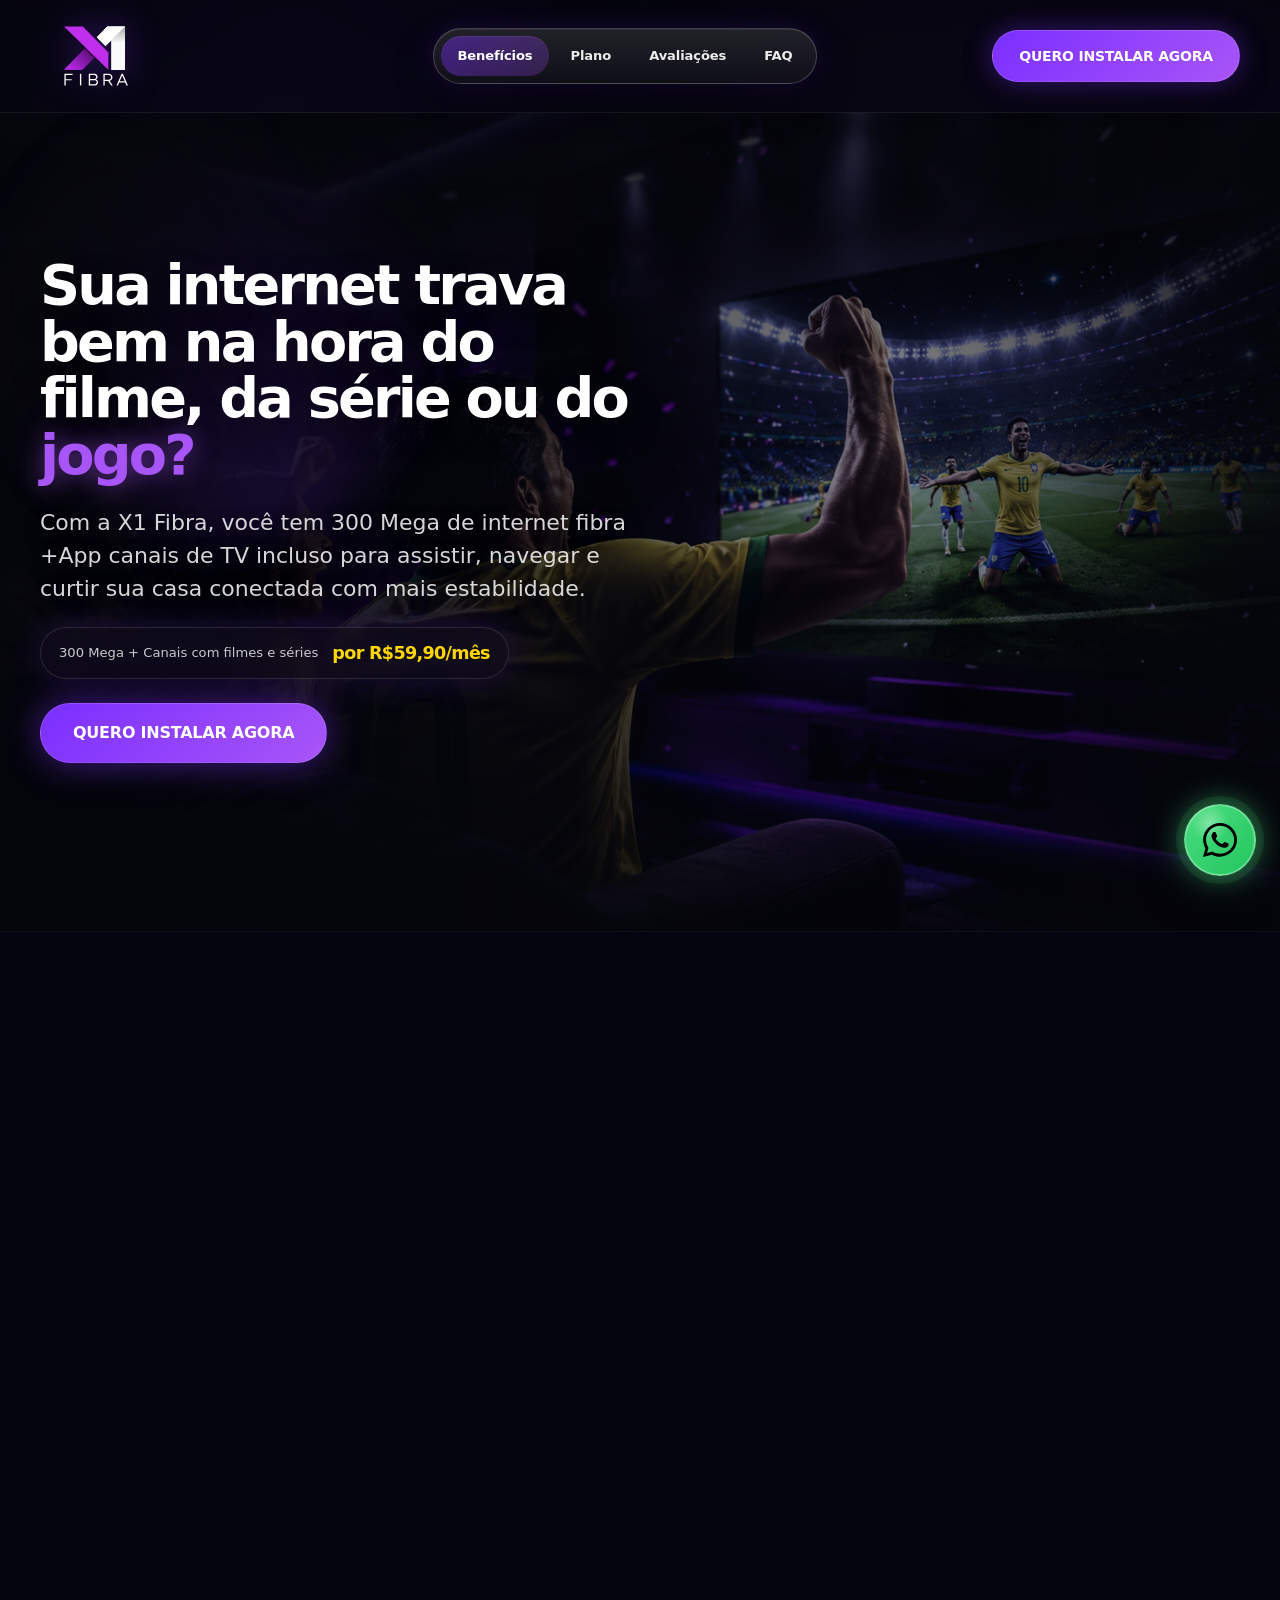
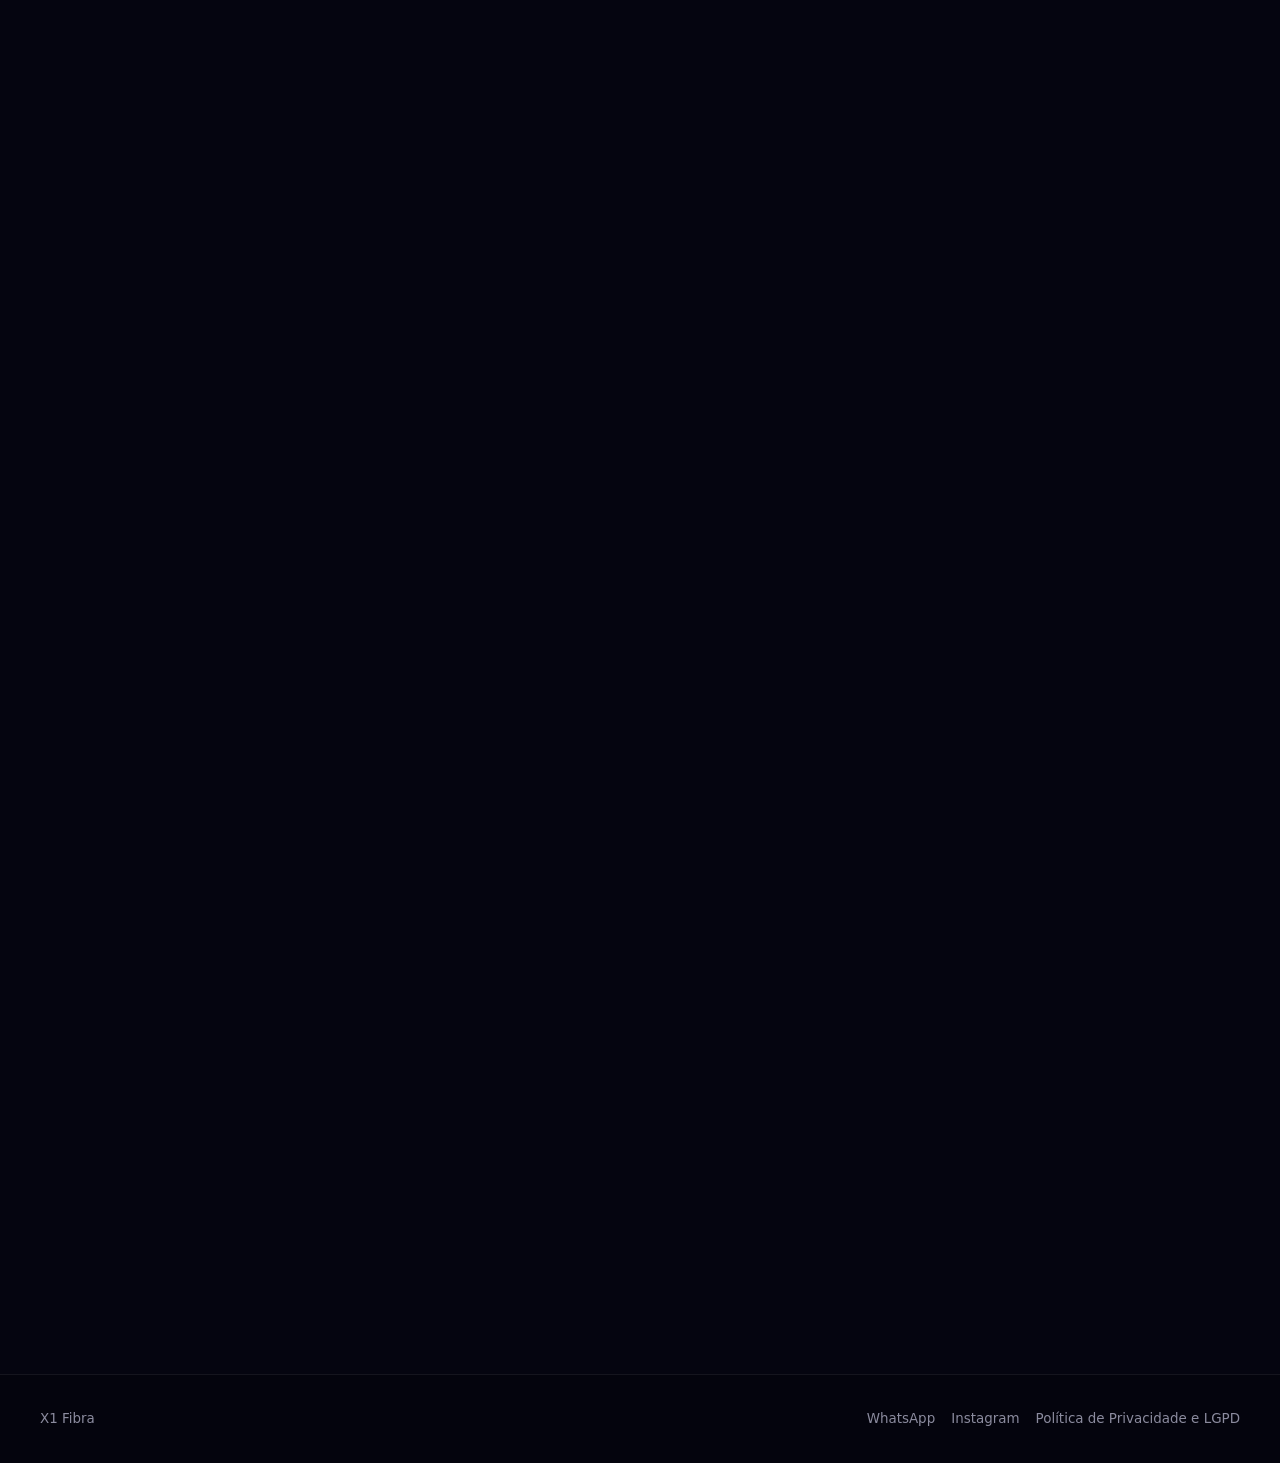
<file: index.html>
<!DOCTYPE html>
<html lang="pt-BR">
<head>
<!-- Google Tag Manager -->
<script>(function(w,d,s,l,i){w[l]=w[l]||[];w[l].push({'gtm.start':
new Date().getTime(),event:'gtm.js'});var f=d.getElementsByTagName(s)[0],
j=d.createElement(s),dl=l!='dataLayer'?'&l='+l:'';j.async=true;j.src=
'https://www.googletagmanager.com/gtm.js?id='+i+dl;f.parentNode.insertBefore(j,f);
})(window,document,'script','dataLayer','GTM-5QJHDW6P');</script>
<!-- End Google Tag Manager -->
  <!-- Pacote preparado para hospedagem: assets externos e caminhos relativos. -->
  <meta charset="UTF-8" />
  <meta name="viewport" content="width=device-width, initial-scale=1.0" />
  <title>X1 Fibra | 300 Mega + Watch incluso</title>
  <meta name="description" content="X1 Fibra: 300 Mega de internet fibra + App canais de TV incluso por R$59,90/mês." />

  <style>
    :root {
      --roxo-principal: #7B2FFF;
      --amarelo-preco: #FFD600;
      --preto-fundo: #0A0A12;
      --roxo-dark: #3D1A8C;
      --roxo-claro: #A855F7;
      --branco: #FFFFFF;
      --verde-desconto: #4ADE80;
      --cinza-info: #8B8B9E;

      --glass-bg: rgba(255, 255, 255, 0.055);
      --glass-bg-strong: rgba(255, 255, 255, 0.085);
      --glass-border: rgba(255, 255, 255, 0.12);
      --glass-highlight: rgba(255, 255, 255, 0.18);
      --container: 1200px;
      --radius-xl: 34px;
      --radius-lg: 24px;
      --radius-md: 18px;
      --shadow-soft: 0 30px 100px rgba(0, 0, 0, .48);
      --shadow-purple: 0 0 72px rgba(123, 47, 255, .34);
    }

    * {
      box-sizing: border-box;
      margin: 0;
      padding: 0;
    }

    html {
      scroll-behavior: smooth;
    }

    body {
      min-height: 100vh;
      color: var(--branco);
      background:
        radial-gradient(circle at 15% 0%, rgba(168, 85, 247, .28), transparent 23rem),
        radial-gradient(circle at 86% 0%, rgba(123, 47, 255, .32), transparent 24rem),
        radial-gradient(circle at 78% 50%, rgba(61, 26, 140, .28), transparent 24rem),
        linear-gradient(180deg, #07070d 0%, #0A0A12 44%, #050508 100%);
      font-family: Inter, ui-sans-serif, system-ui, -apple-system, BlinkMacSystemFont, "Segoe UI", Arial, sans-serif;
      line-height: 1.5;
      overflow-x: hidden;
    }

    body::before {
      content: "";
      position: fixed;
      inset: 0;
      z-index: -3;
      pointer-events: none;
      background-image:
        linear-gradient(rgba(255,255,255,.025) 1px, transparent 1px),
        linear-gradient(90deg, rgba(255,255,255,.025) 1px, transparent 1px);
      background-size: 64px 64px;
      mask-image: linear-gradient(to bottom, rgba(0,0,0,.7), rgba(0,0,0,.04));
    }

    body::after {
      content: "";
      position: fixed;
      inset: 0;
      z-index: -2;
      pointer-events: none;
      background:
        linear-gradient(115deg, transparent 0%, rgba(123, 47, 255, .08) 38%, transparent 68%),
        radial-gradient(circle at 50% 108%, rgba(123, 47, 255, .26), transparent 28rem);
    }

    a {
      color: inherit;
      text-decoration: none;
    }

    button,
    input {
      font: inherit;
    }

    img {
      max-width: 100%;
      display: block;
    }

    .container {
      width: min(var(--container), calc(100% - 40px));
      margin-inline: auto;
    }

    .glass {
      position: relative;
      background:
        linear-gradient(180deg, rgba(255,255,255,.09), rgba(255,255,255,.032));
      border: 1px solid var(--glass-border);
      border-radius: var(--radius-xl);
      box-shadow: var(--shadow-soft), var(--shadow-purple);
      backdrop-filter: blur(24px);
      -webkit-backdrop-filter: blur(24px);
      overflow: hidden;
    }

    .glass::before {
      content: "";
      position: absolute;
      inset: 0;
      background:
        linear-gradient(135deg, rgba(255,255,255,.16), transparent 32%, transparent 70%, rgba(168,85,247,.08)),
        radial-gradient(circle at 50% 100%, rgba(168,85,247,.2), transparent 18rem);
      pointer-events: none;
    }

    .glass > * {
      position: relative;
      z-index: 1;
    }

    .header {
      position: sticky;
      top: 0;
      z-index: 50;
      background: rgba(7, 7, 13, .62);
      border-bottom: 1px solid rgba(255,255,255,.07);
      backdrop-filter: blur(22px);
      -webkit-backdrop-filter: blur(22px);
    }

    .header-inner {
      min-height: 72px;
      display: grid;
      grid-template-columns: 140px 1fr 170px;
      align-items: center;
      gap: 16px;
    }

    .logo {
      width: 112px;
      filter: drop-shadow(0 0 18px rgba(123, 47, 255, .34));
    }

    .nav {
      justify-self: center;
      display: flex;
      align-items: center;
      gap: 6px;
      padding: 6px;
      border-radius: 999px;
      background: rgba(255,255,255,.045);
      border: 1px solid rgba(255,255,255,.09);
      backdrop-filter: blur(18px);
      -webkit-backdrop-filter: blur(18px);
    }

    .nav a {
      padding: 8px 12px;
      border-radius: 999px;
      color: rgba(255,255,255,.66);
      font-size: .72rem;
      font-weight: 700;
      letter-spacing: -.01em;
      transition: color .2s ease, background .2s ease;
    }

    .nav a:hover {
      color: var(--branco);
      background: rgba(123,47,255,.22);
    }

    .header-action {
      justify-self: end;
    }

    .btn {
      display: inline-flex;
      align-items: center;
      justify-content: center;
      min-height: 46px;
      padding: 0 20px;
      border-radius: 999px;
      border: 1px solid rgba(255,255,255,.13);
      color: var(--branco);
      background: linear-gradient(135deg, var(--roxo-principal), var(--roxo-claro));
      box-shadow: 0 0 26px rgba(123,47,255,.42);
      font-size: .8rem;
      font-weight: 850;
      letter-spacing: -.01em;
      cursor: pointer;
      transition: transform .22s ease, box-shadow .22s ease, border-color .22s ease;
      white-space: nowrap;
    }

    .btn:hover {
      transform: translateY(-2px);
      box-shadow: 0 0 42px rgba(123,47,255,.58);
      border-color: rgba(255,255,255,.22);
    }

    .btn-full {
      width: 100%;
    }

    .hero {
      position: relative;
      padding: 78px 0 84px;
      text-align: center;
      overflow: hidden;
    }

    .hero::before,
    .hero::after {
      content: "";
      position: absolute;
      top: -120px;
      width: 430px;
      height: 430px;
      border-radius: 50%;
      pointer-events: none;
      filter: blur(20px);
      opacity: .72;
    }

    .hero::before {
      left: -140px;
      background: radial-gradient(circle, rgba(168,85,247,.54), transparent 62%);
    }

    .hero::after {
      right: -140px;
      background: radial-gradient(circle, rgba(123,47,255,.56), transparent 62%);
    }

    .hero-content {
      position: relative;
      z-index: 2;
      max-width: 790px;
      margin: 0 auto;
    }

    .hero h1 {
      max-width: 760px;
      margin: 0 auto;
      font-size: clamp(2.15rem, 5.2vw, 4.15rem);
      line-height: 1.02;
      letter-spacing: -.062em;
      font-weight: 860;
    }

    .accent {
      color: var(--roxo-claro);
      text-shadow: 0 0 26px rgba(168,85,247,.62);
    }

    .hero-text {
      max-width: 690px;
      margin: 18px auto 0;
      color: rgba(255,255,255,.66);
      font-size: clamp(.92rem, 1.5vw, 1.02rem);
      line-height: 1.7;
    }

    .hero-offer {
      width: fit-content;
      max-width: 100%;
      display: flex;
      align-items: center;
      gap: 14px;
      margin: 26px auto 0;
      padding: 10px 12px 10px 18px;
      border-radius: 999px;
      background: rgba(255,255,255,.06);
      border: 1px solid rgba(255,255,255,.11);
      backdrop-filter: blur(20px);
      -webkit-backdrop-filter: blur(20px);
      box-shadow: 0 0 34px rgba(123,47,255,.22);
    }

    .hero-offer span {
      color: rgba(255,255,255,.78);
      font-size: .82rem;
      font-weight: 750;
    }

    .hero-offer strong {
      color: var(--amarelo-preco);
      font-size: 1.1rem;
      font-weight: 900;
      letter-spacing: -.04em;
    }

    .hero-actions {
      display: flex;
      justify-content: center;
      gap: 12px;
      margin-top: 22px;
      flex-wrap: wrap;
    }

    .hero-showcase {
      width: min(920px, 100%);
      margin: 54px auto 0;
      padding: 14px;
      border-radius: 32px;
      background:
        linear-gradient(180deg, rgba(255,255,255,.09), rgba(255,255,255,.028));
      border: 1px solid rgba(255,255,255,.12);
      box-shadow:
        0 42px 120px rgba(0,0,0,.58),
        0 0 62px rgba(123,47,255,.26);
      backdrop-filter: blur(22px);
      -webkit-backdrop-filter: blur(22px);
    }

    .showcase-inner {
      min-height: 350px;
      border-radius: 24px;
      background:
        linear-gradient(180deg, rgba(5,5,12,.36), rgba(5,5,12,.92)),
        radial-gradient(circle at 50% 32%, rgba(168,85,247,.48), transparent 10rem),
        radial-gradient(circle at 50% 40%, rgba(123,47,255,.24), transparent 20rem),
        #070711;
      border: 1px solid rgba(255,255,255,.09);
      position: relative;
      overflow: hidden;
    }

    .showcase-inner::before {
      content: "";
      position: absolute;
      left: 50%;
      top: 48%;
      width: 570px;
      height: 570px;
      transform: translate(-50%, -50%);
      border-radius: 50%;
      border: 1px solid rgba(255,255,255,.1);
      box-shadow:
        0 0 0 56px rgba(255,255,255,.021),
        0 0 0 118px rgba(255,255,255,.012),
        0 0 94px rgba(168,85,247,.5);
    }

    .showcase-content {
      position: absolute;
      inset: 0;
      display: grid;
      grid-template-columns: .9fr 1.1fr;
      align-items: center;
      gap: 24px;
      padding: 32px;
    }

    .showcase-speed {
      text-align: left;
    }

    .showcase-speed .num {
      display: block;
      font-size: clamp(5rem, 12vw, 9.2rem);
      line-height: .78;
      letter-spacing: -.11em;
      font-weight: 930;
    }

    .showcase-speed .unit {
      display: inline-flex;
      margin-top: 12px;
      padding: 8px 13px;
      border-radius: 999px;
      background: rgba(123,47,255,.45);
      border: 1px solid rgba(255,255,255,.16);
      font-size: .86rem;
      font-weight: 880;
    }

    .showcase-lines {
      display: grid;
      gap: 14px;
    }

    .line-card {
      min-height: 64px;
      display: flex;
      align-items: center;
      justify-content: space-between;
      gap: 14px;
      padding: 16px;
      border-radius: 18px;
      background: rgba(255,255,255,.075);
      border: 1px solid rgba(255,255,255,.1);
      backdrop-filter: blur(16px);
    }

    .line-card strong {
      font-size: .9rem;
      font-weight: 820;
    }

    .line-card span {
      color: rgba(255,255,255,.54);
      font-size: .78rem;
    }

    .section {
      padding: 86px 0;
      position: relative;
    }

    .section-head {
      max-width: 720px;
      margin: 0 auto 38px;
      text-align: center;
    }

    .section-title {
      font-size: clamp(1.85rem, 3.9vw, 3.05rem);
      line-height: 1.08;
      letter-spacing: -.052em;
      font-weight: 820;
    }

    .section-lead {
      margin-top: 16px;
      color: rgba(255,255,255,.66);
      font-size: clamp(.92rem, 1.5vw, 1.02rem);
      line-height: 1.7;
    }

    .feature-grid {
      display: grid;
      grid-template-columns: .9fr 1.1fr;
      gap: 18px;
      align-items: stretch;
    }

    .feature-stack {
      display: grid;
      gap: 18px;
    }

    .feature-card {
      min-height: 230px;
      padding: 24px;
      border-radius: 24px;
      background:
        linear-gradient(180deg, rgba(255,255,255,.085), rgba(255,255,255,.028));
      border: 1px solid var(--glass-border);
      box-shadow: 0 22px 80px rgba(0,0,0,.34);
      backdrop-filter: blur(24px);
      -webkit-backdrop-filter: blur(24px);
      position: relative;
      overflow: hidden;
    }

    .feature-card.large {
      min-height: 478px;
    }

    .feature-card::before {
      content: "";
      position: absolute;
      inset: 0;
      background:
        radial-gradient(circle at 50% 8%, rgba(168,85,247,.22), transparent 11rem),
        linear-gradient(135deg, rgba(255,255,255,.13), transparent 38%);
      pointer-events: none;
    }

    .feature-visual {
      width: 100%;
      height: 130px;
      margin-bottom: 26px;
      border-radius: 20px;
      background:
        radial-gradient(circle at 50% 50%, rgba(255,255,255,.18), transparent 2.2rem),
        radial-gradient(circle at 50% 50%, rgba(168,85,247,.58), transparent 7rem),
        rgba(5,5,12,.52);
      border: 1px solid rgba(255,255,255,.08);
      position: relative;
      overflow: hidden;
    }

    .feature-card.large .feature-visual {
      height: 260px;
    }

    .feature-visual::before {
      content: "";
      position: absolute;
      left: 50%;
      top: 50%;
      width: 118px;
      height: 118px;
      transform: translate(-50%, -50%);
      border-radius: 50%;
      border: 1px solid rgba(255,255,255,.14);
      box-shadow:
        0 0 0 28px rgba(168,85,247,.07),
        0 0 46px rgba(168,85,247,.58);
    }

    .feature-visual::after {
      position: absolute;
      inset: 0;
      display: grid;
      place-items: center;
      color: var(--branco);
      font-size: 2.8rem;
      font-weight: 900;
      text-shadow: 0 0 30px rgba(168,85,247,.9);
    }

    .visual-play::after { content: "▶"; }
    .visual-wifi::after { content: "⌁"; font-size: 3.25rem; }
    .visual-tv::after { content: "▣"; }
    .visual-support::after { content: "☎"; }

    .feature-card h3,
    .glass-card h3 {
      font-size: 1rem;
      line-height: 1.22;
      letter-spacing: -.03em;
      font-weight: 830;
      margin-bottom: 10px;
      position: relative;
    }

    .feature-card p,
    .glass-card p {
      color: rgba(255,255,255,.63);
      font-size: .88rem;
      line-height: 1.55;
      position: relative;
    }

    .plan-layout {
      display: grid;
      grid-template-columns: 1.05fr .95fr;
      gap: 18px;
      align-items: stretch;
    }

    .plan-copy {
      padding: 30px;
    }

    .plan-copy h2 {
      font-size: clamp(1.65rem, 3.4vw, 2.75rem);
      line-height: 1.08;
      letter-spacing: -.052em;
      font-weight: 830;
      margin-bottom: 24px;
    }

    .plan-list {
      list-style: none;
      display: grid;
      gap: 12px;
      margin-bottom: 24px;
    }

    .plan-list li {
      display: flex;
      gap: 10px;
      align-items: flex-start;
      color: rgba(255,255,255,.7);
      font-size: .92rem;
    }

    .plan-list li::before {
      content: "✓";
      flex: 0 0 22px;
      width: 22px;
      height: 22px;
      display: grid;
      place-items: center;
      border-radius: 999px;
      background: rgba(74,222,128,.18);
      border: 1px solid rgba(74,222,128,.28);
      color: var(--verde-desconto);
      font-size: .74rem;
      font-weight: 900;
      margin-top: 1px;
    }

    .price-panel {
      padding: 24px;
    }

    .price-inner {
      min-height: 100%;
      display: grid;
      gap: 14px;
    }

    .speed-panel,
    .value-panel,
    .mini-panel {
      border-radius: 22px;
      background: rgba(5,5,12,.58);
      border: 1px solid rgba(255,255,255,.09);
      box-shadow: inset 0 1px 0 rgba(255,255,255,.06);
    }

    .speed-panel {
      min-height: 180px;
      padding: 24px;
      background:
        radial-gradient(circle at 50% 55%, rgba(168,85,247,.25), transparent 10rem),
        rgba(5,5,12,.58);
    }

    .speed-row {
      display: flex;
      align-items: flex-end;
      gap: 12px;
    }

    .speed-number {
      font-size: clamp(4.5rem, 8vw, 6.8rem);
      line-height: .78;
      letter-spacing: -.11em;
      font-weight: 930;
    }

    .speed-unit {
      margin-bottom: 7px;
      display: inline-flex;
      padding: 8px 13px;
      border-radius: 999px;
      background: rgba(123,47,255,.55);
      border: 1px solid rgba(255,255,255,.15);
      font-size: .85rem;
      font-weight: 880;
    }

    .watch-pill {
      width: fit-content;
      display: inline-flex;
      margin-top: 16px;
      padding: 7px 12px;
      border-radius: 999px;
      color: var(--verde-desconto);
      background: rgba(74,222,128,.1);
      border: 1px solid rgba(74,222,128,.24);
      font-size: .8rem;
      font-weight: 800;
    }

    .value-panel {
      padding: 22px;
      background:
        radial-gradient(circle at 58% 44%, rgba(255,214,0,.11), transparent 11rem),
        rgba(5,5,12,.58);
    }

    .price-label {
      color: rgba(255,255,255,.68);
      font-size: .82rem;
      font-weight: 750;
    }

    .price-row {
      display: flex;
      align-items: baseline;
      gap: 6px;
      margin-top: 6px;
    }

    .price-row .currency {
      font-weight: 900;
      font-size: 1rem;
    }

    .price-row .number {
      color: var(--amarelo-preco);
      font-size: clamp(3.2rem, 6vw, 4.85rem);
      line-height: .9;
      letter-spacing: -.08em;
      font-weight: 930;
    }

    .price-row .cents {
      color: var(--amarelo-preco);
      font-size: 2rem;
      font-weight: 900;
    }

    .price-row .month {
      color: rgba(255,255,255,.68);
      font-size: .9rem;
      font-weight: 700;
    }

    .mini-grid {
      display: grid;
      grid-template-columns: repeat(3, 1fr);
      gap: 12px;
    }

    .mini-panel {
      min-height: 86px;
      padding: 14px;
    }

    .mini-panel strong {
      display: block;
      font-size: .95rem;
      letter-spacing: -.03em;
      margin-bottom: 8px;
    }

    .mini-panel span {
      color: rgba(255,255,255,.58);
      font-size: .74rem;
    }

    .trust-grid {
      display: grid;
      grid-template-columns: repeat(4, 1fr);
      gap: 18px;
    }

    .glass-card {
      min-height: 220px;
      padding: 24px;
      border-radius: 24px;
      background:
        linear-gradient(180deg, rgba(255,255,255,.075), rgba(255,255,255,.026));
      border: 1px solid var(--glass-border);
      box-shadow: 0 22px 80px rgba(0,0,0,.32);
      backdrop-filter: blur(24px);
      -webkit-backdrop-filter: blur(24px);
      position: relative;
      overflow: hidden;
    }

    .glass-card::before {
      content: "";
      position: absolute;
      inset: 0;
      background:
        radial-gradient(circle at 50% 0%, rgba(168,85,247,.22), transparent 12rem),
        linear-gradient(135deg, rgba(255,255,255,.11), transparent 40%);
      pointer-events: none;
    }

    .chip {
      width: fit-content;
      margin-bottom: 22px;
      padding: 7px 10px;
      border-radius: 999px;
      background: rgba(123,47,255,.2);
      border: 1px solid rgba(168,85,247,.22);
      color: rgba(255,255,255,.76);
      font-size: .74rem;
      font-weight: 800;
      position: relative;
    }

    .reviews-layout {
      display: grid;
      grid-template-columns: .8fr 1.2fr;
      gap: 22px;
      align-items: center;
    }

    .reviews-copy h2 {
      font-size: clamp(1.85rem, 3.8vw, 3.1rem);
      line-height: 1.08;
      letter-spacing: -.052em;
      font-weight: 830;
    }

    .reviews-copy p {
      margin-top: 16px;
      color: rgba(255,255,255,.64);
      font-size: .95rem;
    }

    .reviews-grid {
      display: grid;
      grid-template-columns: repeat(2, 1fr);
      gap: 14px;
    }

    .review {
      padding: 18px;
      border-radius: 20px;
      background:
        linear-gradient(180deg, rgba(255,255,255,.08), rgba(255,255,255,.028));
      border: 1px solid rgba(255,255,255,.11);
      box-shadow: 0 18px 64px rgba(0,0,0,.28);
      backdrop-filter: blur(22px);
      -webkit-backdrop-filter: blur(22px);
    }

    .review-head {
      display: flex;
      align-items: center;
      gap: 10px;
      margin-bottom: 8px;
    }

    .avatar {
      width: 38px;
      height: 38px;
      flex: 0 0 38px;
      display: grid;
      place-items: center;
      border-radius: 13px;
      background: linear-gradient(135deg, rgba(123,47,255,.95), rgba(168,85,247,.45));
      box-shadow: 0 0 24px rgba(123,47,255,.3);
      font-size: .86rem;
      font-weight: 900;
    }

    .review-name {
      color: var(--branco);
      font-size: .9rem;
      font-weight: 830;
      line-height: 1.1;
    }

    .meta {
      color: var(--cinza-info);
      font-size: .73rem;
    }

    .stars {
      color: var(--amarelo-preco);
      font-size: .8rem;
      margin: 5px 0;
      letter-spacing: .04em;
    }

    .review p {
      color: rgba(255,255,255,.63);
      font-size: .83rem;
      line-height: 1.5;
    }

    .about-layout {
      display: grid;
      grid-template-columns: 1.08fr .92fr;
      gap: 18px;
      align-items: stretch;
    }

    .about-text {
      padding: 30px;
    }

    .about-text h2 {
      font-size: clamp(1.75rem, 3.5vw, 2.9rem);
      line-height: 1.08;
      letter-spacing: -.052em;
      font-weight: 830;
      margin-bottom: 20px;
    }

    .about-text p {
      color: rgba(255,255,255,.66);
      font-size: .92rem;
      line-height: 1.72;
      margin-top: 16px;
    }

    .about-visual {
      min-height: 430px;
      border-radius: var(--radius-xl);
      background:
        linear-gradient(180deg, rgba(5,5,12,.18), rgba(5,5,12,.86)),
        radial-gradient(circle at 50% 42%, rgba(168,85,247,.46), transparent 9rem),
        radial-gradient(circle at 50% 46%, rgba(123,47,255,.24), transparent 19rem),
        #070711;
      border: 1px solid rgba(255,255,255,.1);
      box-shadow: var(--shadow-soft);
      position: relative;
      overflow: hidden;
    }

    .about-visual::before {
      content: "";
      position: absolute;
      left: 50%;
      top: 50%;
      width: 440px;
      height: 440px;
      transform: translate(-50%, -50%);
      border-radius: 999px;
      border: 1px solid rgba(255,255,255,.1);
      box-shadow:
        0 0 0 42px rgba(255,255,255,.022),
        0 0 0 88px rgba(255,255,255,.014),
        0 0 88px rgba(168,85,247,.52);
    }

    .about-visual::after {
      content: "X1";
      position: absolute;
      inset: 0;
      display: grid;
      place-items: center;
      color: rgba(255,255,255,.92);
      font-size: clamp(4.8rem, 10vw, 8.2rem);
      font-weight: 930;
      letter-spacing: -.13em;
      text-shadow: 0 0 42px rgba(168,85,247,.55);
    }

    .faq {
      max-width: 880px;
      margin: 0 auto;
    }

    .faq-item {
      margin-top: 12px;
      padding: 20px 22px;
      border-radius: 20px;
      background:
        linear-gradient(180deg, rgba(255,255,255,.07), rgba(255,255,255,.025));
      border: 1px solid rgba(255,255,255,.1);
      backdrop-filter: blur(20px);
      -webkit-backdrop-filter: blur(20px);
    }

    .faq-q {
      color: var(--branco);
      font-size: .94rem;
      font-weight: 830;
      letter-spacing: -.02em;
      margin-bottom: 6px;
    }

    .faq-a {
      color: rgba(255,255,255,.64);
      font-size: .9rem;
      line-height: 1.62;
    }

    .final-panel {
      display: grid;
      grid-template-columns: 1fr .86fr;
      gap: 18px;
      align-items: center;
      padding: 18px;
    }

    .final-copy {
      min-height: 310px;
      display: flex;
      align-items: center;
      padding: 30px;
      border-radius: 26px;
      background:
        radial-gradient(circle at 14% 12%, rgba(123,47,255,.22), transparent 18rem),
        rgba(5,5,12,.48);
      border: 1px solid rgba(255,255,255,.08);
    }

    .final-copy h2 {
      font-size: clamp(1.75rem, 3.7vw, 3.05rem);
      line-height: 1.08;
      letter-spacing: -.052em;
      font-weight: 830;
    }

    .form-card {
      padding: 24px;
      border-radius: 26px;
      background: rgba(5,5,12,.56);
      border: 1px solid rgba(255,255,255,.09);
      backdrop-filter: blur(20px);
      -webkit-backdrop-filter: blur(20px);
    }

    .field {
      width: 100%;
      min-height: 52px;
      margin-bottom: 12px;
      padding: 0 15px;
      color: var(--branco);
      background: rgba(255,255,255,.07);
      border: 1px solid rgba(255,255,255,.1);
      border-radius: 15px;
      outline: 0;
      font-size: .9rem;
    }

    .field::placeholder {
      color: rgba(255,255,255,.52);
    }

    .field:focus {
      border-color: rgba(168,85,247,.6);
      box-shadow: 0 0 0 4px rgba(123,47,255,.14);
    }

    .form-note {
      color: var(--cinza-info);
      font-size: .76rem;
      line-height: 1.45;
      margin-top: 10px;
    }

    .footer {
      padding: 34px 0;
      border-top: 1px solid rgba(255,255,255,.07);
      color: var(--cinza-info);
      background: rgba(0,0,0,.18);
    }

    .footer-inner {
      display: flex;
      align-items: center;
      justify-content: space-between;
      gap: 18px;
      flex-wrap: wrap;
      font-size: .84rem;
    }

    .footer-links {
      display: flex;
      gap: 16px;
      flex-wrap: wrap;
    }

    .footer-links a:hover {
      color: var(--branco);
    }


    .no-break {
      white-space: nowrap;
    }

    .floating-whatsapp {
      position: fixed;
      right: 18px;
      bottom: 18px;
      z-index: 60;
      width: 56px;
      height: 56px;
      display: grid;
      place-items: center;
      border-radius: 999px;
      color: #06140a;
      background: linear-gradient(135deg, var(--verde-desconto), #22c55e);
      border: 1px solid rgba(255,255,255,.22);
      box-shadow: 0 0 34px rgba(74,222,128,.42);
      font-size: 1.35rem;
      font-weight: 900;
      transition: transform .2s ease, box-shadow .2s ease;
    }

    .floating-whatsapp:hover {
      transform: translateY(-2px) scale(1.03);
      box-shadow: 0 0 46px rgba(74,222,128,.58);
    }

    @media (max-width: 1024px) {
      .header-inner {
        grid-template-columns: 130px 1fr;
      }

      .nav {
        display: none;
      }

      .header-action {
        justify-self: end;
      }

      .feature-grid,
      .plan-layout,
      .reviews-layout,
      .about-layout,
      .final-panel {
        grid-template-columns: 1fr;
      }

      .trust-grid {
        grid-template-columns: repeat(2, 1fr);
      }

      .feature-card.large {
        min-height: 360px;
      }

      .feature-card.large .feature-visual {
        height: 170px;
      }

      .showcase-content {
        grid-template-columns: 1fr;
        align-items: end;
      }

      .showcase-lines {
        grid-template-columns: repeat(3, 1fr);
      }
    }

    @media (max-width: 720px) {
      .container {
        width: min(100% - 28px, var(--container));
      }

      .header-inner {
        min-height: 66px;
        grid-template-columns: 104px 1fr;
      }

      .logo {
        width: 96px;
      }

      .header .btn {
        min-height: 40px;
        padding: 0 12px;
        font-size: .68rem;
      }

      .hero {
        padding: 60px 0 66px;
      }

      .hero h1 {
        font-size: 2.18rem;
        letter-spacing: -.055em;
      }

      .hero-text br,
      .section-lead br,
      .about-text p br,
      .faq-a br,
      .final-copy h2 br {
        display: none;
      }

      .hero-offer {
        align-items: flex-start;
        flex-direction: column;
        width: 100%;
        border-radius: 22px;
        padding: 16px;
      }

      .hero-offer .btn {
        width: 100%;
      }

      .hero-showcase {
        margin-top: 42px;
        border-radius: 26px;
        padding: 10px;
      }

      .showcase-inner {
        min-height: 460px;
      }

      .showcase-content {
        padding: 20px;
      }

      .showcase-lines {
        grid-template-columns: 1fr;
      }

      .section {
        padding: 66px 0;
      }

      .section-head {
        margin-bottom: 30px;
      }

      .feature-card,
      .feature-card.large {
        min-height: auto;
        padding: 20px;
      }

      .feature-visual,
      .feature-card.large .feature-visual {
        height: 142px;
        margin-bottom: 22px;
      }

      .mini-grid,
      .trust-grid,
      .reviews-grid {
        grid-template-columns: 1fr;
      }

      .plan-copy,
      .price-panel,
      .about-text,
      .final-copy,
      .form-card {
        padding: 22px;
        border-radius: 24px;
      }

      .about-visual {
        min-height: 310px;
        border-radius: 24px;
      }

      .final-copy {
        min-height: auto;
      }

      .btn {
        width: 100%;
      }

      .footer-inner {
        align-items: flex-start;
        flex-direction: column;
      }

      .floating-whatsapp {
        width: 54px;
        height: 54px;
        right: 14px;
        bottom: 14px;
      }
    }
  </style>

  <style>
    /* AJUSTE V5 — Sessão 01 em grid 4 colunas uniforme */
    #beneficios .feature-grid {
      display: grid;
      grid-template-columns: repeat(4, minmax(0, 1fr));
      gap: 18px;
      align-items: stretch;
    }

    #beneficios .feature-stack {
      display: contents;
    }

    #beneficios .feature-card,
    #beneficios .feature-card.large {
      min-height: 330px;
      height: 100%;
      padding: 22px;
      border-radius: 24px;
      display: flex;
      flex-direction: column;
      justify-content: flex-start;
    }

    #beneficios .feature-card.large .feature-visual,
    #beneficios .feature-visual {
      width: 100%;
      height: 145px;
      margin-bottom: 22px;
      border-radius: 20px;
      flex: 0 0 auto;
    }

    #beneficios .feature-card h3,
    #beneficios .glass-card h3 {
      font-size: 0.98rem;
      line-height: 1.18;
      margin-bottom: 10px;
    }

    #beneficios .feature-card p,
    #beneficios .glass-card p {
      font-size: 0.86rem;
      line-height: 1.5;
    }

    #beneficios .feature-visual::before {
      width: 104px;
      height: 104px;
      box-shadow:
        0 0 0 24px rgba(168,85,247,.07),
        0 0 44px rgba(168,85,247,.62);
    }

    #beneficios .feature-visual::after {
      font-size: 2.65rem;
    }

    #beneficios .visual-wifi::after {
      font-size: 3rem;
    }

    @media (max-width: 1024px) {
      #beneficios .feature-grid {
        grid-template-columns: repeat(2, minmax(0, 1fr));
      }

      #beneficios .feature-card,
      #beneficios .feature-card.large {
        min-height: 300px;
      }
    }

    @media (max-width: 720px) {
      #beneficios .feature-grid {
        grid-template-columns: 1fr;
      }

      #beneficios .feature-card,
      #beneficios .feature-card.large {
        min-height: auto;
      }

      #beneficios .feature-card.large .feature-visual,
      #beneficios .feature-visual {
        height: 140px;
      }
    }
  </style>


  <style>
    /* AJUSTE V6 — peso tipográfico mais leve e destaques controlados */
    body {
      font-weight: 400;
    }

    .hero h1,
    .section-title,
    .plan-copy h2,
    .reviews-copy h2,
    .about-text h2,
    .final-copy h2 {
      font-weight: 650 !important;
    }

    .hero h1 {
      letter-spacing: -0.045em !important;
    }

    .section-title,
    .plan-copy h2,
    .reviews-copy h2,
    .about-text h2,
    .final-copy h2 {
      letter-spacing: -0.038em !important;
    }

    .accent {
      color: var(--roxo-claro) !important;
      font-weight: 800 !important;
      text-shadow: 0 0 24px rgba(168,85,247,.58);
    }

    .hero-offer span,
    .price-label,
    .meta,
    .form-note,
    .section-lead,
    .hero-text,
    .feature-card p,
    .glass-card p,
    .review p,
    .about-text p,
    .faq-a,
    .plan-list li {
      font-weight: 400 !important;
    }

    .feature-card h3,
    .glass-card h3,
    .faq-q,
    .review-name,
    .mini-panel strong,
    .line-card strong {
      font-weight: 600 !important;
    }

    .chip,
    .watch-pill,
    .speed-unit,
    .line-card span,
    .mini-panel span {
      font-weight: 500 !important;
    }

    .btn,
    .header .btn,
    .nav a {
      font-weight: 650 !important;
    }

    .showcase-speed .num,
    .speed-number,
    .price-row .number {
      font-weight: 760 !important;
    }

    .price-row .currency,
    .price-row .cents,
    .hero-offer strong {
      font-weight: 760 !important;
    }

    .feature-card {
      color: rgba(255,255,255,.92);
    }

    #beneficios .feature-card h3 {
      color: rgba(255,255,255,.92);
    }

    #beneficios .feature-card p {
      color: rgba(255,255,255,.62);
    }
  </style>


<style>
  /* AJUSTE V7 — substituir ícones por imagens na seção 01 */
  #beneficios .feature-image {
    width: 100%;
    height: 145px;
    object-fit: cover;
    object-position: center;
    display: block;
    margin-bottom: 22px;
    border-radius: 20px;
    border: 1px solid rgba(255,255,255,.10);
    box-shadow:
      inset 0 1px 0 rgba(255,255,255,.05),
      0 18px 48px rgba(0,0,0,.26);
    background: rgba(5,5,12,.42);
  }

  #beneficios .feature-card.large .feature-image {
    height: 145px;
  }

  #beneficios .feature-visual {
    display: none !important;
  }

  @media (max-width: 720px) {
    #beneficios .feature-image,
    #beneficios .feature-card.large .feature-image {
      height: 140px;
    }
  }
</style>


<style>
  /* AJUSTE V8 — background aplicado na hero */
  .hero {
    position: relative;
    padding: 78px 0 84px;
    text-align: center;
    overflow: hidden;
    background:
      linear-gradient(180deg, rgba(7,7,13,.78) 0%, rgba(7,7,13,.58) 24%, rgba(7,7,13,.48) 60%, rgba(7,7,13,.78) 100%),
      linear-gradient(90deg, rgba(6,6,12,.78) 0%, rgba(6,6,12,.20) 20%, rgba(6,6,12,.12) 50%, rgba(6,6,12,.20) 80%, rgba(6,6,12,.78) 100%),
      url("assets/images/hero-background-legado.png") center center / cover no-repeat;
    border-bottom: 1px solid rgba(255,255,255,.04);
  }

  .hero::before {
    content: "";
    position: absolute;
    inset: 0;
    pointer-events: none;
    background:
      radial-gradient(circle at 50% 52%, rgba(123,47,255,.20), transparent 28rem),
      linear-gradient(180deg, rgba(8,8,14,.12), transparent 20%, transparent 76%, rgba(8,8,14,.22));
    z-index: 0;
  }

  .hero::after {
    content: "";
    position: absolute;
    inset: 0;
    pointer-events: none;
    background:
      linear-gradient(180deg, rgba(10,10,18,.10) 0%, transparent 16%, transparent 84%, rgba(10,10,18,.36) 100%);
    z-index: 0;
  }

  .hero-content,
  .hero-showcase {
    position: relative;
    z-index: 2;
  }

  .hero-content {
    max-width: 860px;
  }

  .hero h1 {
    text-shadow: 0 10px 36px rgba(0,0,0,.42);
  }

  .hero-text {
    color: rgba(255,255,255,.80);
    text-shadow: 0 6px 22px rgba(0,0,0,.45);
  }

  .hero-offer {
    background: rgba(18,12,36,.54);
    border: 1px solid rgba(255,255,255,.12);
    box-shadow: 0 0 34px rgba(123,47,255,.18);
  }

  .hero-showcase {
    background: linear-gradient(180deg, rgba(255,255,255,.06), rgba(255,255,255,.02));
    box-shadow:
      0 36px 110px rgba(0,0,0,.50),
      0 0 54px rgba(123,47,255,.16);
  }

  .showcase-inner {
    background:
      linear-gradient(180deg, rgba(5,5,12,.52), rgba(5,5,12,.80)),
      radial-gradient(circle at 50% 32%, rgba(168,85,247,.22), transparent 12rem),
      rgba(7,7,17,.82);
  }

  @media (max-width: 720px) {
    .hero {
      padding: 60px 0 66px;
      background-position: center top;
    }
  }
</style>


<style>
  /* AJUSTE V9 — hero com texto à esquerda e imagem à direita */
  .hero {
    position: relative;
    padding: 88px 0 84px;
    text-align: left;
    overflow: hidden;
    background:
      radial-gradient(circle at 12% 10%, rgba(123,47,255,.20), transparent 22rem),
      radial-gradient(circle at 86% 12%, rgba(168,85,247,.18), transparent 20rem),
      linear-gradient(180deg, rgba(7,7,13,.96) 0%, rgba(7,7,13,.92) 100%);
    border-bottom: 1px solid rgba(255,255,255,.04);
  }

  .hero::before {
    content: "";
    position: absolute;
    inset: 0;
    pointer-events: none;
    z-index: 0;
    background:
      linear-gradient(90deg, rgba(7,7,13,.92) 0%, rgba(7,7,13,.78) 32%, rgba(7,7,13,.34) 58%, rgba(7,7,13,.10) 72%, rgba(7,7,13,.34) 86%, rgba(7,7,13,.82) 100%);
  }

  .hero::after {
    content: "";
    position: absolute;
    inset: 0;
    pointer-events: none;
    z-index: 0;
    background:
      radial-gradient(circle at 64% 52%, rgba(123,47,255,.18), transparent 22rem),
      linear-gradient(180deg, rgba(0,0,0,.10) 0%, transparent 18%, transparent 82%, rgba(0,0,0,.22) 100%);
  }

  .hero-grid {
    position: relative;
    z-index: 2;
    display: grid;
    grid-template-columns: minmax(0, .88fr) minmax(420px, 1.12fr);
    align-items: center;
    gap: 26px;
  }

  .hero-content {
    max-width: 620px;
    margin: 0;
    text-align: left;
  }

  .hero h1 {
    max-width: 620px;
    margin: 0;
    font-size: clamp(2.4rem, 5.2vw, 4.9rem);
    line-height: .98;
    letter-spacing: -0.05em;
    font-weight: 650 !important;
    text-shadow: 0 12px 34px rgba(0,0,0,.32);
  }

  .hero-text {
    max-width: 590px;
    margin: 20px 0 0;
    color: rgba(255,255,255,.82);
    font-size: clamp(.95rem, 1.45vw, 1.08rem);
    line-height: 1.72;
    text-shadow: 0 6px 22px rgba(0,0,0,.38);
  }

  .hero-offer {
    margin: 26px 0 0;
    width: fit-content;
    max-width: 100%;
    justify-content: flex-start;
    background: rgba(18,12,36,.56);
    border: 1px solid rgba(255,255,255,.12);
    box-shadow: 0 0 34px rgba(123,47,255,.16);
  }

  .hero-actions {
    justify-content: flex-start;
    margin-top: 24px;
  }

  .hero-visual-wrap {
    position: relative;
    min-height: 520px;
    display: flex;
    align-items: center;
    justify-content: flex-end;
  }

  .hero-visual-wrap::before {
    content: "";
    position: absolute;
    right: 2%;
    top: 50%;
    width: 88%;
    height: 88%;
    transform: translateY(-50%);
    border-radius: 42px;
    background:
      radial-gradient(circle at 50% 50%, rgba(168,85,247,.26), transparent 38%),
      radial-gradient(circle at 50% 50%, rgba(123,47,255,.18), transparent 58%);
    filter: blur(22px);
    pointer-events: none;
  }

  .hero-visual {
    position: relative;
    width: min(900px, 100%);
    aspect-ratio: 16 / 9;
    border-radius: 34px;
    overflow: hidden;
    background:
      linear-gradient(180deg, rgba(255,255,255,.08), rgba(255,255,255,.02));
    border: 1px solid rgba(255,255,255,.10);
    box-shadow:
      0 38px 110px rgba(0,0,0,.48),
      0 0 54px rgba(123,47,255,.14);
  }

  .hero-visual img {
    position: absolute;
    inset: 0;
    width: 100%;
    height: 100%;
    object-fit: cover;
    object-position: center;
    display: block;
    filter: saturate(1.02) contrast(1.02);
  }

  .hero-visual::before {
    content: "";
    position: absolute;
    inset: 0;
    z-index: 1;
    pointer-events: none;
    background:
      linear-gradient(90deg, rgba(7,7,13,.48) 0%, rgba(7,7,13,.12) 18%, rgba(7,7,13,0) 34%, rgba(7,7,13,0) 100%),
      linear-gradient(180deg, rgba(7,7,13,.12) 0%, rgba(7,7,13,0) 26%, rgba(7,7,13,.16) 100%);
  }

  .hero-visual::after {
    content: "";
    position: absolute;
    inset: -1px;
    z-index: 2;
    pointer-events: none;
    border-radius: 34px;
    box-shadow: inset 0 0 0 1px rgba(255,255,255,.05);
    background:
      linear-gradient(90deg, rgba(7,7,13,.95) 0%, rgba(7,7,13,.55) 14%, rgba(7,7,13,.06) 32%, rgba(7,7,13,0) 48%, rgba(7,7,13,.10) 100%);
    mix-blend-mode: normal;
  }

  /* esconde o showcase antigo para evitar duplicação */
  .hero-showcase {
    display: none !important;
  }

  @media (max-width: 1080px) {
    .hero-grid {
      grid-template-columns: 1fr;
      gap: 28px;
    }

    .hero-content {
      max-width: 760px;
      text-align: center;
      margin: 0 auto;
    }

    .hero h1,
    .hero-text {
      max-width: 760px;
      margin-left: auto;
      margin-right: auto;
      text-align: center;
    }

    .hero-offer {
      margin-left: auto;
      margin-right: auto;
    }

    .hero-actions {
      justify-content: center;
    }

    .hero-visual-wrap {
      min-height: auto;
      justify-content: center;
    }

    .hero-visual {
      width: min(920px, 100%);
    }

    .hero-visual::after {
      background:
        linear-gradient(180deg, rgba(7,7,13,.24) 0%, rgba(7,7,13,.08) 20%, rgba(7,7,13,.14) 100%);
    }
  }

  @media (max-width: 720px) {
    .hero {
      padding: 64px 0 62px;
      text-align: center;
    }

    .hero h1 {
      font-size: 2.2rem;
      line-height: 1.02;
    }

    .hero-text br {
      display: none;
    }

    .hero-visual {
      border-radius: 24px;
    }

    .hero-visual::after {
      border-radius: 24px;
    }
  }
</style>


<style>
  /* AJUSTE V10 — hero integrada ao fundo, com texto sobreposto */
  .hero {
    position: relative;
    overflow: hidden;
    padding: 96px 0 94px;
    min-height: 650px;
    display: flex;
    align-items: center;
    background:
      linear-gradient(90deg, rgba(5,6,12,.96) 0%, rgba(5,6,12,.92) 16%, rgba(5,6,12,.78) 34%, rgba(5,6,12,.34) 56%, rgba(5,6,12,.18) 70%, rgba(5,6,12,.46) 84%, rgba(5,6,12,.82) 100%),
      linear-gradient(180deg, rgba(4,5,10,.82) 0%, rgba(4,5,10,.46) 22%, rgba(4,5,10,.28) 55%, rgba(4,5,10,.68) 100%),
      url("assets/images/hero-x1-fibra.png") center center / cover no-repeat;
    border-bottom: 1px solid rgba(255,255,255,.04);
  }

  .hero::before {
    content: "";
    position: absolute;
    inset: 0;
    z-index: 0;
    pointer-events: none;
    background:
      radial-gradient(circle at 18% 12%, rgba(123,47,255,.22), transparent 22rem),
      radial-gradient(circle at 82% 16%, rgba(123,47,255,.10), transparent 18rem),
      linear-gradient(180deg, rgba(7,7,13,.18) 0%, transparent 28%, transparent 76%, rgba(7,7,13,.36) 100%);
  }

  .hero::after {
    content: "";
    position: absolute;
    inset: 0;
    z-index: 0;
    pointer-events: none;
    background:
      linear-gradient(90deg, rgba(8,8,14,.98) 0%, rgba(8,8,14,.94) 10%, rgba(8,8,14,.84) 22%, rgba(8,8,14,.64) 34%, rgba(8,8,14,.24) 52%, rgba(8,8,14,0) 64%),
      radial-gradient(circle at 50% 100%, rgba(123,47,255,.18), transparent 24rem);
  }

  .hero-grid {
    position: relative;
    z-index: 2;
    display: grid;
    grid-template-columns: minmax(0, 640px);
    align-items: center;
    min-height: 460px;
  }

  .hero-content {
    max-width: 620px;
    margin: 0;
    text-align: left;
  }

  .hero h1 {
    max-width: 620px;
    margin: 0;
    font-size: clamp(2.7rem, 5.4vw, 5.25rem);
    line-height: .96;
    letter-spacing: -0.055em;
    text-shadow: 0 12px 34px rgba(0,0,0,.42);
  }

  .hero-text {
    max-width: 560px;
    margin: 22px 0 0;
    color: rgba(255,255,255,.84);
    font-size: clamp(1rem, 1.5vw, 1.08rem);
    line-height: 1.72;
    text-shadow: 0 6px 22px rgba(0,0,0,.48);
  }

  .hero-offer {
    margin: 28px 0 0;
    width: fit-content;
    max-width: 100%;
    justify-content: flex-start;
    background: rgba(20,13,38,.50);
    border: 1px solid rgba(255,255,255,.12);
    box-shadow: 0 0 34px rgba(123,47,255,.18);
    backdrop-filter: blur(16px);
    -webkit-backdrop-filter: blur(16px);
  }

  .hero-actions {
    justify-content: flex-start;
    margin-top: 22px;
  }

  .hero .btn {
    box-shadow: 0 0 34px rgba(123,47,255,.34);
  }

  .hero-visual-wrap,
  .hero-visual,
  .hero-showcase {
    display: none !important;
  }

  @media (max-width: 1080px) {
    .hero {
      min-height: auto;
      padding: 82px 0 78px;
      background-position: 68% center;
    }

    .hero-grid {
      grid-template-columns: 1fr;
      min-height: auto;
    }

    .hero-content {
      max-width: 720px;
    }

    .hero h1,
    .hero-text {
      max-width: 720px;
    }
  }

  @media (max-width: 720px) {
    .hero {
      padding: 68px 0 64px;
      min-height: auto;
      background-position: 72% center;
      background:
        linear-gradient(180deg, rgba(5,6,12,.90) 0%, rgba(5,6,12,.72) 34%, rgba(5,6,12,.78) 100%),
        linear-gradient(90deg, rgba(5,6,12,.90) 0%, rgba(5,6,12,.62) 46%, rgba(5,6,12,.34) 100%),
        url("assets/images/hero-x1-fibra.png") 72% center / cover no-repeat;
    }

    .hero::after {
      background:
        linear-gradient(180deg, rgba(8,8,14,.70) 0%, rgba(8,8,14,.38) 34%, rgba(8,8,14,.72) 100%);
    }

    .hero-content {
      text-align: center;
      margin: 0 auto;
    }

    .hero h1,
    .hero-text {
      text-align: center;
      margin-left: auto;
      margin-right: auto;
    }

    .hero-offer {
      margin-left: auto;
      margin-right: auto;
    }

    .hero-actions {
      justify-content: center;
    }
  }
</style>


<style>
  /* AJUSTE V11 — área de conteúdo padrão em 1200px */
  :root {
    --container: 1200px;
  }

  .container {
    width: min(1200px, calc(100% - 40px));
    margin-left: auto;
    margin-right: auto;
  }

  .hero-grid,
  .feature-grid,
  .plan-layout,
  .trust-grid,
  .reviews-layout,
  .about-layout,
  .final-panel,
  .footer-inner,
  .header-inner {
    max-width: 1200px;
    margin-left: auto;
    margin-right: auto;
  }

  @media (max-width: 720px) {
    .container {
      width: min(100% - 28px, 1200px);
    }
  }
</style>


<style>
  /* AJUSTE V12 — subtítulo da seção 01 em 2 linhas */
  #beneficios .section-head {
    max-width: 980px;
  }

  #beneficios .section-lead {
    max-width: 920px;
    margin-left: auto;
    margin-right: auto;
  }
</style>


<style>
  /* AJUSTE V14 — ícones brancos na seção "Internet regional..." */
  .trust-grid .glass-card {
    position: relative;
  }

  .trust-grid .chip {
    margin-bottom: 18px;
  }

  .trust-grid .trust-icon-wrap {
    width: 58px;
    height: 58px;
    display: flex;
    align-items: center;
    justify-content: center;
    margin-bottom: 18px;
    border-radius: 16px;
    background: linear-gradient(180deg, rgba(255,255,255,.06), rgba(255,255,255,.025));
    border: 1px solid rgba(255,255,255,.09);
    box-shadow:
      inset 0 1px 0 rgba(255,255,255,.05),
      0 12px 34px rgba(0,0,0,.18),
      0 0 22px rgba(123,47,255,.12);
  }

  .trust-grid .trust-icon {
    width: 28px;
    height: 28px;
    object-fit: contain;
    display: block;
    filter: brightness(0) invert(1);
    opacity: .96;
  }

  .trust-grid .glass-card h3 {
    margin-top: 0;
  }
</style>


<style>
  /* AJUSTE V15 — remover numeração dos cards da seção */
  .trust-grid .chip {
    display: none !important;
  }

  .trust-grid .trust-icon-wrap {
    margin-top: 2px;
  }
</style>


<style>
  /* AJUSTE V16 — textos maiores + imagem gerada na seção sobre */

  /* Subtexto da hero em 25px */
  .hero-text {
    font-size: 25px !important;
    line-height: 1.55 !important;
  }

  /* Textos corridos do site em 18px */
  .section-lead,
  .feature-card p,
  .glass-card p,
  .plan-list li,
  .reviews-copy p,
  .review p,
  .about-text p,
  .faq-a,
  .line-card span,
  .mini-panel span,
  .form-note,
  .card-text {
    font-size: 18px !important;
    line-height: 1.6 !important;
  }

  /* Ajuste proporcional para títulos menores dos cards */
  .feature-card h3,
  .glass-card h3,
  .faq-q,
  .review-name,
  .mini-panel strong,
  .line-card strong {
    font-size: 20px !important;
    line-height: 1.25 !important;
  }

  /* Lista do plano com melhor leitura */
  .plan-list {
    gap: 16px !important;
  }

  .plan-list li::before {
    margin-top: 3px !important;
  }

  /* Aplicar imagem gerada na seção do lado direito */
  .about-visual {
    min-height: 430px !important;
    border-radius: var(--radius-xl) !important;
    background:
      linear-gradient(90deg, rgba(5,5,12,.22) 0%, rgba(5,5,12,.05) 42%, rgba(5,5,12,.20) 100%),
      linear-gradient(180deg, rgba(5,5,12,.10) 0%, rgba(5,5,12,.22) 100%),
      url("assets/images/sobre-x1-fibra.png") center center / cover no-repeat !important;
    border: 1px solid rgba(255,255,255,.10) !important;
    box-shadow:
      0 30px 100px rgba(0,0,0,.42),
      0 0 52px rgba(123,47,255,.18) !important;
    overflow: hidden !important;
  }

  .about-visual::before {
    content: "" !important;
    position: absolute !important;
    inset: 0 !important;
    width: auto !important;
    height: auto !important;
    transform: none !important;
    border: 0 !important;
    border-radius: inherit !important;
    box-shadow: none !important;
    background:
      linear-gradient(180deg, rgba(255,255,255,.06), transparent 34%),
      radial-gradient(circle at 50% 48%, rgba(168,85,247,.16), transparent 18rem) !important;
    pointer-events: none !important;
  }

  .about-visual::after {
    display: none !important;
  }

  @media (max-width: 720px) {
    .hero-text {
      font-size: 19px !important;
      line-height: 1.55 !important;
    }

    .section-lead,
    .feature-card p,
    .glass-card p,
    .plan-list li,
    .reviews-copy p,
    .review p,
    .about-text p,
    .faq-a,
    .line-card span,
    .mini-panel span,
    .form-note,
    .card-text {
      font-size: 16px !important;
    }

    .feature-card h3,
    .glass-card h3,
    .faq-q,
    .review-name,
    .mini-panel strong,
    .line-card strong {
      font-size: 18px !important;
    }

    .about-visual {
      min-height: 320px !important;
    }
  }
</style>


<style>
  /* AJUSTE V17 — menu de navegação mais visível */
  .nav {
    background:
      linear-gradient(180deg, rgba(255,255,255,.115), rgba(255,255,255,.045)) !important;
    border: 1px solid rgba(255,255,255,.20) !important;
    box-shadow:
      0 14px 40px rgba(0,0,0,.32),
      0 0 28px rgba(123,47,255,.18),
      inset 0 1px 0 rgba(255,255,255,.08) !important;
    padding: 7px !important;
  }

  .nav a {
    color: rgba(255,255,255,.92) !important;
    font-weight: 750 !important;
    font-size: .82rem !important;
    letter-spacing: -.01em !important;
    padding: 10px 16px !important;
    transition: all .22s ease !important;
  }

  .nav a:hover {
    color: #FFFFFF !important;
    background:
      linear-gradient(135deg, rgba(123,47,255,.58), rgba(168,85,247,.38)) !important;
    box-shadow: 0 0 22px rgba(123,47,255,.28) !important;
  }

  .nav a:first-child {
    background:
      linear-gradient(135deg, rgba(123,47,255,.42), rgba(168,85,247,.22)) !important;
    color: #FFFFFF !important;
    box-shadow: inset 0 1px 0 rgba(255,255,255,.08) !important;
  }
</style>


<style>
  /* AJUSTE V18 — ícones em roxo neon */
  .trust-grid .trust-icon {
    filter:
      brightness(0) saturate(100%)
      invert(49%) sepia(83%) saturate(2497%)
      hue-rotate(234deg) brightness(103%) contrast(95%) !important;
    opacity: 1 !important;
    filter: brightness(0) saturate(100%) invert(49%) sepia(83%) saturate(2497%)
      hue-rotate(234deg) brightness(103%) contrast(95%)
      drop-shadow(0 0 10px rgba(168, 85, 247, .55))
      drop-shadow(0 0 18px rgba(123, 47, 255, .35)) !important;
  }

  .trust-grid .trust-icon-wrap {
    background:
      linear-gradient(180deg, rgba(255,255,255,.06), rgba(255,255,255,.02)) !important;
    border: 1px solid rgba(168, 85, 247, .20) !important;
    box-shadow:
      inset 0 1px 0 rgba(255,255,255,.05),
      0 12px 34px rgba(0,0,0,.18),
      0 0 18px rgba(168, 85, 247, .12) !important;
  }
</style>


<style>
  /* AJUSTE V19 — títulos dos boxes de diferenciais mais harmônicos */
  .trust-grid .glass-card h3 {
    font-size: 24px !important;
    line-height: 1.22 !important;
    font-weight: 650 !important;
    letter-spacing: -0.035em !important;
    color: rgba(255,255,255,.96) !important;
    margin-bottom: 16px !important;
  }

  .trust-grid .glass-card p {
    font-size: 18px !important;
    line-height: 1.58 !important;
  }

  .trust-grid .glass-card {
    padding-top: 30px !important;
  }

  @media (max-width: 720px) {
    .trust-grid .glass-card h3 {
      font-size: 22px !important;
    }
  }
</style>


<style>
  /* AJUSTE V20 — CTAs padronizadas, hero maior e sessão regional com mais respiro */

  /* Padrão visual de todos os botões CTA */
  .btn {
    min-height: 58px !important;
    padding: 0 30px !important;
    border-radius: 999px !important;
    font-size: 16px !important;
    line-height: 1 !important;
    font-weight: 750 !important;
    text-transform: uppercase !important;
    letter-spacing: -0.015em !important;
    background: linear-gradient(135deg, #7B2FFF 0%, #A855F7 100%) !important;
    box-shadow:
      0 0 28px rgba(123,47,255,.42),
      0 10px 34px rgba(0,0,0,.22) !important;
  }

  .btn:hover {
    transform: translateY(-2px) !important;
    box-shadow:
      0 0 44px rgba(123,47,255,.62),
      0 14px 42px rgba(0,0,0,.28) !important;
  }

  /* CTA da hero maior e mais forte */
  .hero .btn {
    min-height: 68px !important;
    padding: 0 40px !important;
    font-size: 18px !important;
    font-weight: 800 !important;
    box-shadow:
      0 0 42px rgba(123,47,255,.62),
      0 14px 44px rgba(0,0,0,.30) !important;
  }

  /* Botão do header um pouco mais compacto para não pesar a navegação */
  .header .btn {
    min-height: 52px !important;
    padding: 0 26px !important;
    font-size: 14px !important;
    font-weight: 750 !important;
  }

  /* Remover qualquer respiro deixado pelo texto acima da CTA na seção de avaliações */
  .reviews-copy .hero-actions {
    margin-top: 24px !important;
  }

  /* Sessão "Internet regional..." com mais espaçamento e leitura visual */
  .trust-grid {
    margin-top: 58px !important;
  }

  .trust-grid .glass-card {
    padding-top: 36px !important;
    padding-bottom: 34px !important;
  }

  .trust-grid .trust-icon-wrap {
    margin-bottom: 24px !important;
  }

  @media (max-width: 720px) {
    .btn {
      width: 100% !important;
      min-height: 56px !important;
      padding: 0 22px !important;
      font-size: 15px !important;
    }

    .hero .btn {
      min-height: 62px !important;
      font-size: 16px !important;
    }

    .header .btn {
      width: auto !important;
      min-height: 42px !important;
      padding: 0 12px !important;
      font-size: .68rem !important;
    }

    .trust-grid {
      margin-top: 38px !important;
    }
  }
</style>


<style>
  /* AJUSTE V21 — ícone flutuante trocado para WhatsApp */
  .floating-whatsapp {
    display: grid !important;
    place-items: center !important;
  }

  .floating-whatsapp-icon {
    width: 26px;
    height: 26px;
    display: block;
    object-fit: contain;
    filter: brightness(0) invert(0);
  }

  @media (max-width: 720px) {
    .floating-whatsapp-icon {
      width: 24px;
      height: 24px;
    }
  }
</style>


<style>
  /* AJUSTE V22 — WhatsApp flutuante mais chamativo + fade-in nas seções */

  .floating-whatsapp {
    width: 72px !important;
    height: 72px !important;
    right: 24px !important;
    bottom: 24px !important;
    background:
      radial-gradient(circle at 35% 25%, rgba(255,255,255,.35), transparent 28%),
      linear-gradient(135deg, #4ADE80 0%, #22C55E 100%) !important;
    border: 2px solid rgba(255,255,255,.28) !important;
    box-shadow:
      0 0 0 8px rgba(74,222,128,.10),
      0 0 32px rgba(74,222,128,.62),
      0 18px 48px rgba(0,0,0,.36) !important;
    animation: whatsappPulse 2.2s ease-in-out infinite;
  }

  .floating-whatsapp:hover {
    transform: translateY(-4px) scale(1.06) !important;
    box-shadow:
      0 0 0 10px rgba(74,222,128,.14),
      0 0 48px rgba(74,222,128,.78),
      0 22px 58px rgba(0,0,0,.42) !important;
  }

  .floating-whatsapp-icon {
    width: 34px !important;
    height: 34px !important;
  }

  @keyframes whatsappPulse {
    0%, 100% {
      transform: scale(1);
      box-shadow:
        0 0 0 8px rgba(74,222,128,.10),
        0 0 32px rgba(74,222,128,.62),
        0 18px 48px rgba(0,0,0,.36);
    }

    50% {
      transform: scale(1.045);
      box-shadow:
        0 0 0 14px rgba(74,222,128,.06),
        0 0 52px rgba(74,222,128,.82),
        0 20px 56px rgba(0,0,0,.42);
    }
  }

  /* Fade-in ao rolar */
  .reveal-section {
    opacity: 0;
    transform: translateY(42px);
    filter: blur(8px);
    transition:
      opacity .85s ease,
      transform .85s ease,
      filter .85s ease;
    will-change: opacity, transform, filter;
  }

  .reveal-section.is-visible {
    opacity: 1;
    transform: translateY(0);
    filter: blur(0);
  }

  @media (prefers-reduced-motion: reduce) {
    .floating-whatsapp {
      animation: none !important;
    }

    .reveal-section {
      opacity: 1 !important;
      transform: none !important;
      filter: none !important;
      transition: none !important;
    }
  }

  @media (max-width: 720px) {
    .floating-whatsapp {
      width: 64px !important;
      height: 64px !important;
      right: 16px !important;
      bottom: 16px !important;
    }

    .floating-whatsapp-icon {
      width: 30px !important;
      height: 30px !important;
    }
  }
</style>


<style>
  /* AJUSTE V23 — comportamento reversível do fade-in */
  .reveal-section {
    opacity: 0;
    transform: translateY(42px);
    filter: blur(8px);
    transition:
      opacity .85s ease,
      transform .85s ease,
      filter .85s ease;
    will-change: opacity, transform, filter;
  }

  .reveal-section.is-visible {
    opacity: 1;
    transform: translateY(0);
    filter: blur(0);
  }
</style>


<style>
  /* AJUSTE V24 — destaque amarelo no texto de reforço do plano */
  .plan-highlight-text {
    width: fit-content;
    max-width: 100%;
    margin: 34px auto 0 !important;
    padding: 14px 22px;
    border-radius: 999px;
    color: #FFD600 !important;
    font-size: 20px !important;
    line-height: 1.35 !important;
    font-weight: 700 !important;
    text-align: center;
    background:
      radial-gradient(circle at 50% 50%, rgba(255,214,0,.12), transparent 70%),
      rgba(255,214,0,.055);
    border: 1px solid rgba(255,214,0,.26);
    box-shadow:
      0 0 28px rgba(255,214,0,.12),
      inset 0 1px 0 rgba(255,255,255,.06);
    text-shadow: 0 0 18px rgba(255,214,0,.18);
  }

  @media (max-width: 720px) {
    .plan-highlight-text {
      font-size: 17px !important;
      padding: 13px 18px;
      border-radius: 22px;
    }
  }
</style>


<style>
  /* AJUSTE V25 — fade-in mais suave e mais rápido */
  .reveal-section {
    opacity: 0;
    transform: translateY(24px) !important;
    filter: blur(3px) !important;
    transition:
      opacity .55s ease,
      transform .55s ease,
      filter .55s ease !important;
    will-change: opacity, transform, filter;
  }

  .reveal-section.is-visible {
    opacity: 1;
    transform: translateY(0) !important;
    filter: blur(0) !important;
  }
</style>


<style>
  /* AJUSTE V26 — entrelinhas menores nos blocos + background neon no site */

  /* Blocos pequenos da seção do plano */
  .mini-panel span,
  .line-card span {
    line-height: 1.22 !important;
  }

  .mini-panel,
  .line-card {
    gap: 8px !important;
  }

  /* Fundo geral do site da hero para baixo */
  body {
    background: #060611 !important;
  }

  main {
    position: relative;
    isolation: isolate;
    overflow: hidden;
  }

  main::before {
    content: "";
    position: absolute;
    inset: 0;
    z-index: -2;
    pointer-events: none;
    background:
      linear-gradient(180deg, rgba(6,6,17,.92) 0%, rgba(6,6,17,.86) 18%, rgba(6,6,17,.84) 40%, rgba(6,6,17,.90) 100%),
      url("assets/images/background-site.png") center top / 100% auto repeat-y;
    opacity: .52;
  }

  main::after {
    content: "";
    position: absolute;
    inset: 0;
    z-index: -1;
    pointer-events: none;
    background:
      radial-gradient(circle at 20% 16%, rgba(123,47,255,.10), transparent 22rem),
      radial-gradient(circle at 78% 30%, rgba(168,85,247,.08), transparent 24rem),
      linear-gradient(180deg, rgba(10,10,18,.18) 0%, rgba(10,10,18,.08) 22%, rgba(10,10,18,.12) 68%, rgba(10,10,18,.24) 100%);
  }

  /* Seções levemente integradas ao fundo */
  main > section {
    position: relative;
    background-color: transparent !important;
  }

  /* Mantém a leitura forte na hero e integra o fundo */
  .hero {
    position: relative;
    overflow: hidden;
  }

  .hero::before {
    background:
      linear-gradient(90deg, rgba(8,8,14,.96) 0%, rgba(8,8,14,.84) 18%, rgba(8,8,14,.58) 34%, rgba(8,8,14,.24) 52%, rgba(8,8,14,.10) 68%, rgba(8,8,14,.32) 84%, rgba(8,8,14,.70) 100%),
      radial-gradient(circle at 30% 60%, rgba(123,47,255,.12), transparent 18rem) !important;
  }

  /* Cards continuam legíveis sobre o novo fundo */
  .feature-card,
  .glass-card,
  .plan-card,
  .review,
  .faq-item,
  .final-card,
  .about-text,
  .about-visual,
  .nav {
    backdrop-filter: blur(4px);
    -webkit-backdrop-filter: blur(4px);
  }

  @media (max-width: 720px) {
    main::before {
      background:
        linear-gradient(180deg, rgba(6,6,17,.92) 0%, rgba(6,6,17,.88) 26%, rgba(6,6,17,.90) 100%),
        url("assets/images/background-site.png") center top / cover no-repeat;
      opacity: .42;
    }

    .mini-panel span,
    .line-card span {
      line-height: 1.18 !important;
    }
  }
</style>


<style>
  /* AJUSTE V27 — hero totalmente visível ao carregar + imagem aplicada no card */

  /* Hero mais compacta e harmonizada para caber completa na primeira dobra */
  .hero {
    padding: 12px 0 36px !important;
    min-height: calc(100vh - 82px) !important;
    display: flex !important;
    align-items: center !important;
  }

  .hero-grid {
    width: min(1200px, calc(100% - 40px)) !important;
    min-height: calc(100vh - 130px) !important;
    align-items: center !important;
  }

  .hero-content {
    max-width: 640px !important;
  }

  .hero h1 {
    max-width: 640px !important;
    font-size: clamp(2.5rem, 4.85vw, 4.45rem) !important;
    line-height: .98 !important;
    letter-spacing: -0.055em !important;
    margin-bottom: 0 !important;
  }

  .hero-text {
    max-width: 610px !important;
    margin-top: 16px !important;
    font-size: 25px !important;
    line-height: 1.36 !important;
  }

  .hero-offer {
    margin-top: 18px !important;
  }

  .hero-actions {
    margin-top: 18px !important;
  }

  /* Card da seção 01 com a nova imagem */
  #beneficios .feature-card:nth-child(3) .feature-image {
    object-position: center center !important;
    height: 152px !important;
  }

  @media (max-width: 1180px) {
    .hero {
      min-height: auto !important;
      padding: 20px 0 44px !important;
    }

    .hero-grid {
      min-height: auto !important;
    }

    .hero h1 {
      font-size: clamp(2.35rem, 6vw, 4rem) !important;
    }

    .hero-text {
      font-size: 22px !important;
      line-height: 1.42 !important;
    }
  }

  @media (max-width: 720px) {
    .hero {
      padding: 16px 0 34px !important;
      min-height: auto !important;
    }

    .hero-grid {
      width: min(100% - 28px, 1200px) !important;
      min-height: auto !important;
    }

    .hero-content {
      max-width: 100% !important;
    }

    .hero h1 {
      font-size: 2.48rem !important;
      line-height: 1.01 !important;
    }

    .hero-text {
      font-size: 18px !important;
      line-height: 1.45 !important;
    }

    #beneficios .feature-card:nth-child(3) .feature-image {
      height: 142px !important;
    }
  }
</style>


<style>
  /* AJUSTE V28 — background neon mais visível e fixo ao fundo do site */
  body {
    background: #050510 !important;
  }

  main {
    position: relative !important;
    isolation: isolate !important;
    overflow: visible !important;
  }

  /* fundo fixo para os elementos rolarem por cima */
  main::before {
    content: "" !important;
    position: fixed !important;
    inset: 0 !important;
    z-index: -3 !important;
    pointer-events: none !important;
    background:
      linear-gradient(180deg, rgba(5,5,16,.78) 0%, rgba(5,5,16,.70) 18%, rgba(5,5,16,.68) 42%, rgba(5,5,16,.76) 100%),
      url("assets/images/background-site.png") center top / cover no-repeat !important;
    opacity: .74 !important;
    filter: saturate(1.08) brightness(1.05) !important;
  }

  main::after {
    content: "" !important;
    position: fixed !important;
    inset: 0 !important;
    z-index: -2 !important;
    pointer-events: none !important;
    background:
      radial-gradient(circle at 22% 18%, rgba(123,47,255,.12), transparent 20rem),
      radial-gradient(circle at 78% 28%, rgba(168,85,247,.10), transparent 24rem),
      linear-gradient(180deg, rgba(4,4,12,.34) 0%, rgba(4,4,12,.14) 24%, rgba(4,4,12,.22) 68%, rgba(4,4,12,.34) 100%) !important;
  }

  /* elementos rolando por cima do background fixo */
  header,
  main > section,
  footer {
    position: relative !important;
    z-index: 1 !important;
  }

  /* cards e blocos um pouco mais translúcidos para integrar melhor ao fundo */
  .feature-card,
  .glass-card,
  .plan-card,
  .review,
  .faq-item,
  .about-text,
  .about-visual,
  .nav,
  .hero-offer {
    backdrop-filter: blur(5px) !important;
    -webkit-backdrop-filter: blur(5px) !important;
  }

  @media (max-width: 720px) {
    main::before {
      opacity: .62 !important;
      background-position: 68% top !important;
      background-size: cover !important;
    }
  }
</style>


<style>
  /* AJUSTE V29 — hero mais harmônica: headline, subheadline, CTA e espaçamentos */
  .hero-content {
    max-width: 620px !important;
  }

  .hero h1 {
    font-size: clamp(2.3rem, 4.35vw, 4rem) !important;
    line-height: 1.02 !important;
    letter-spacing: -0.05em !important;
    max-width: 620px !important;
    margin-bottom: 0 !important;
  }

  .hero-text {
    font-size: 22px !important;
    line-height: 1.5 !important;
    max-width: 590px !important;
    margin-top: 22px !important;
  }

  .hero-offer {
    margin-top: 22px !important;
    padding: 12px 18px !important;
  }

  .hero-actions {
    margin-top: 24px !important;
  }

  .hero .btn {
    min-height: 60px !important;
    padding: 0 32px !important;
    font-size: 16px !important;
    box-shadow:
      0 0 34px rgba(123,47,255,.52),
      0 12px 34px rgba(0,0,0,.26) !important;
  }

  @media (max-width: 1180px) {
    .hero h1 {
      font-size: clamp(2.2rem, 5vw, 3.6rem) !important;
      line-height: 1.03 !important;
    }

    .hero-text {
      font-size: 20px !important;
      line-height: 1.48 !important;
      margin-top: 20px !important;
    }

    .hero-offer {
      margin-top: 20px !important;
    }

    .hero-actions {
      margin-top: 22px !important;
    }

    .hero .btn {
      min-height: 58px !important;
      padding: 0 28px !important;
      font-size: 15px !important;
    }
  }

  @media (max-width: 720px) {
    .hero-content {
      max-width: 100% !important;
    }

    .hero h1 {
      font-size: 2.1rem !important;
      line-height: 1.04 !important;
      max-width: 100% !important;
    }

    .hero-text {
      font-size: 18px !important;
      line-height: 1.5 !important;
      max-width: 100% !important;
      margin-top: 18px !important;
    }

    .hero-offer {
      margin-top: 18px !important;
      padding: 11px 16px !important;
    }

    .hero-actions {
      margin-top: 20px !important;
    }

    .hero .btn {
      min-height: 56px !important;
      padding: 0 24px !important;
      font-size: 15px !important;
    }
  }
</style>


<style>
  /* AJUSTE V30 — mobile: organizar box da oferta da hero em linhas centralizadas */
  @media (max-width: 720px) {
    .hero-offer {
      width: min(100%, 330px) !important;
      margin-left: auto !important;
      margin-right: auto !important;
      padding: 16px 18px !important;
      border-radius: 22px !important;
      display: flex !important;
      flex-direction: column !important;
      align-items: center !important;
      justify-content: center !important;
      gap: 8px !important;
      text-align: center !important;
    }

    .hero-offer span,
    .hero-offer strong {
      display: block !important;
      width: 100% !important;
      text-align: center !important;
      line-height: 1.3 !important;
    }

    .hero-offer span {
      font-size: 14px !important;
      color: rgba(255,255,255,.84) !important;
    }

    .hero-offer strong {
      font-size: 18px !important;
      color: var(--amarelo-preco) !important;
    }
  }
</style>


<style>
  /* V4 — versão sem formulário, com CTA direto para o WhatsApp */
  .final-cta-card {
    display: flex;
    min-height: 310px;
    flex-direction: column;
    justify-content: center;
    gap: 14px;
  }

  .final-cta-card h3 {
    font-size: clamp(1.35rem, 2.4vw, 2rem);
    line-height: 1.15;
    letter-spacing: -.035em;
    font-weight: 650;
  }

  .final-cta-card p {
    color: rgba(255,255,255,.66);
    font-size: .94rem;
    line-height: 1.65;
    margin-bottom: 8px;
  }

  @media (max-width: 720px) {
    .final-cta-card {
      min-height: auto;
    }
  }
</style>


<style>
  /* AJUSTE V7 — destaque visual com desfoque de fundo nas descrições da seção Benefícios */
  #beneficios .feature-card p {
    margin-top: 10px;
    padding: 14px 16px;
    border-radius: 16px;
    background: linear-gradient(180deg, rgba(123,47,255,.24), rgba(168,85,247,.16));
    border: 1px solid rgba(168,85,247,.24);
    box-shadow: inset 0 1px 0 rgba(255,255,255,.06);
    backdrop-filter: blur(14px);
    -webkit-backdrop-filter: blur(14px);
  }

  @media (max-width: 720px) {
    #beneficios .feature-card p {
      padding: 13px 14px;
      border-radius: 14px;
      backdrop-filter: blur(12px);
      -webkit-backdrop-filter: blur(12px);
    }
  }
</style>


<style>
  /* AJUSTE V8 — enquadramento uniforme das imagens e títulos mais compactos */
  #beneficios .feature-image,
  #beneficios .feature-card.large .feature-image {
    height: 152px !important;
    object-fit: cover !important;
    object-position: center center !important;
  }

  #beneficios .feature-card h3 {
    line-height: 1.08 !important;
  }

  @media (max-width: 720px) {
    #beneficios .feature-image,
    #beneficios .feature-card.large .feature-image {
      height: 142px !important;
    }

    #beneficios .feature-card h3 {
      line-height: 1.1 !important;
    }
  }
</style>

</head>

<body>
<!-- Google Tag Manager (noscript) -->
<noscript><iframe src="https://www.googletagmanager.com/ns.html?id=GTM-5QJHDW6P"
height="0" width="0" style="display:none;visibility:hidden"></iframe></noscript>
<!-- End Google Tag Manager (noscript) -->
  <header class="header">
    <div class="container header-inner">
      <a href="#top" aria-label="X1 Fibra">
        <img class="logo" src="assets/images/logo-x1-fibra.svg" alt="X1 Fibra">
      </a>

      <nav class="nav" aria-label="Menu principal">
        <a href="#beneficios">Benefícios</a>
        <a href="#plano">Plano</a>
        <a href="#avaliacoes">Avaliações</a>
        <a href="#faq">FAQ</a>
      </nav>

      <a class="btn header-action" href="https://wa.me/558331429609?text=Ol%C3%A1%2C%20quero%20instalar%20a%20internet%20da%20X1%20Fibra." target="_blank" rel="noopener">
        QUERO INSTALAR AGORA
      </a>
    </div>
  </header>

  <main id="top">
    
<section class="hero">
  <div class="container hero-grid">
    <div class="hero-content">
      <h1>Sua internet trava bem na hora do filme, da série ou do <span class="accent">jogo?</span></h1>

      <p class="hero-text">
        Com a X1 Fibra, você tem 300 Mega de internet fibra +App canais de TV incluso para assistir,
        navegar e curtir sua casa conectada com mais estabilidade.
      </p>

      <div class="hero-offer">
        <span>300 Mega + Canais com filmes e séries</span>
        <strong>por R$59,90/mês</strong>
      </div>

      <div class="hero-actions">
        <a class="btn" href="https://wa.me/558331429609?text=Ol%C3%A1%2C%20quero%20instalar%20a%20internet%20da%20X1%20Fibra." target="_blank" rel="noopener">
          QUERO INSTALAR AGORA
        </a>
      </div>
    </div>

    <div class="hero-visual-wrap">
      <div class="hero-visual">
        <img src="assets/images/hero-x1-fibra.png" alt="Pessoas assistindo jogo de futebol do Brasil em ambiente moderno">
      </div>
    </div>
  </div>
</section>


    <section class="section" id="beneficios">
      <div class="container">
        <div class="section-head">
          <h2 class="section-title">Tudo o que você quer <span class="accent">assistir</span> precisa de uma internet que acompanhe.</h2>
          <p class="section-lead">
            Filmes, séries, jogos, vídeos, chamadas, home office e redes sociais.<br>
            Com a X1 Fibra, sua casa ganha uma conexão feita para o uso real do dia a dia.
          </p>
        </div>

        <div class="feature-grid">
          <article class="feature-card large">
            <img class="feature-image" src="assets/images/streaming.png" alt="Streaming sem dor de cabeça">
            <h3>Streaming sem dor<br>de cabeça</h3>
            <p>
              Mais estabilidade<br>
              para assistir seus<br>
              conteúdos favoritos.
            </p>
          </article>

          <div class="feature-stack">
            <article class="feature-card">
              <img class="feature-image" src="assets/images/wifi-familia.png" alt="Wi-Fi para a família toda">
              <h3>Wi-Fi para a família<br>toda</h3>
              <p>
                Conexão para celular,<br>
                TV, notebook e outros<br>
                dispositivos.
              </p>
            </article>

            <article class="feature-card">
              <img class="feature-image" src="assets/images/filmes-series-canais.png" alt="Filmes, séries e canais de TV">
              <h3>Filmes, séries e<br>canais de TV</h3>
              <p>
                Mais entretenimento<br>
                junto com seu plano<br>
                de internet.
              </p>
            </article>

            <article class="feature-card">
              <img class="feature-image" src="assets/images/suporte-local.png" alt="Suporte local">
              <h3>Suporte local</h3>
              <p>
                Atendimento próximo,<br>
                humano e preparado<br>
                para resolver rápido.
              </p>
            </article>
          </div>
        </div>
      </div>
    </section>

    <section class="section" id="plano">
      <div class="container">
        <div class="plan-layout">
          <div class="glass plan-copy">
            <h2>Um plano que entrega velocidade, estabilidade e <span class="accent">suporte</span></h2>

            <ul class="plan-list">
              <li>300 Mega de internet fibra</li>
              <li>Canal Watch incluso</li>
              <li>Suporte local</li>
              <li>Instalação rápida conforme disponibilidade<br>técnica</li>
              <li>Atendimento via WhatsApp</li>
            </ul>

            <a class="btn" href="https://wa.me/558331429609?text=Ol%C3%A1%2C%20quero%20contratar%20o%20plano%20300%20Mega%20da%20X1%20Fibra." target="_blank" rel="noopener">
              Contrate agora
            </a>
          </div>

          <aside class="glass price-panel">
            <div class="price-inner">
              <div class="speed-panel">
                <div class="speed-row">
                  <span class="speed-number">300</span>
                  <span class="speed-unit">mb</span>
                </div>
                <span class="watch-pill">Watch incluso</span>
              </div>

              <div class="value-panel">
                <div class="price-label">por</div>
                <div class="price-row">
                  <span class="currency">R$</span>
                  <span class="number">59</span>
                  <span class="cents">,90</span>
                  <span class="month">/mês</span>
                </div>
              </div>

              <div class="mini-grid">
                <div class="mini-panel">
                  <strong>Fibra</strong>
                  <span>internet para o dia a dia</span>
                </div>
                <div class="mini-panel">
                  <strong>Watch</strong>
                  <span>canais com filmes e séries</span>
                </div>
                <div class="mini-panel">
                  <strong>Local</strong>
                  <span>atendimento próximo</span>
                </div>
              </div>
            </div>
          </aside>
        </div>

        <div class="section-head" style="margin-top: 28px; margin-bottom: 0;">
          <p class="section-lead plan-highlight-text">
            Feito para quem não quer perder tempo com internet travando.
          </p>
        </div>
      </div>
    </section>

    <section class="section">
      <div class="container">
        <div class="section-head">
          <h2 class="section-title">Internet regional, atendimento humano e conexão de <span class="accent">verdade.</span></h2>
        </div>

        <div class="trust-grid">
          <article class="glass-card">
            <div class="chip">01</div>
            <div class="trust-icon-wrap">
              <img class="trust-icon" src="assets/images/icone-localizacao.svg" alt="Ícone de localização">
            </div>
            <h3>Provedor da Paraíba</h3>
            <p>
              Atuação regional em<br>
              Santa Rita, João<br>
              Pessoa e áreas de<br>
              expansão.
            </p>
          </article>

          <article class="glass-card">
            <div class="chip">02</div>
            <div class="trust-icon-wrap">
              <img class="trust-icon" src="assets/images/icone-atendimento.svg" alt="Ícone de atendimento">
            </div>
            <h3>Atendimento mais<br>próximo</h3>
            <p>
              Você fala com uma<br>
              equipe local, sem<br>
              depender de atendimento<br>
              distante e impessoal.
            </p>
          </article>

          <article class="glass-card">
            <div class="chip">03</div>
            <div class="trust-icon-wrap">
              <img class="trust-icon" src="assets/images/icone-conexao.svg" alt="Ícone de internet e conexão">
            </div>
            <h3>Plano com<br>entretenimento</h3>
            <p>
              Internet + Watch para<br>
              deixar sua casa mais<br>
              completa.
            </p>
          </article>

          <article class="glass-card">
            <div class="chip">04</div>
            <div class="trust-icon-wrap">
              <img class="trust-icon" src="assets/images/icone-instalacao.svg" alt="Ícone de instalação e agilidade">
            </div>
            <h3>Instalação com<br>agilidade</h3>
            <p>
              Processo pensado para<br>
              colocar sua internet<br>
              para funcionar rápido,<br>
              conforme viabilidade<br>
              técnica.
            </p>
          </article>
        </div>
      </div>
    </section>

    <section class="section" id="avaliacoes">
      <div class="container reviews-layout">
        <div class="reviews-copy">
          <h2>Clientes que confiam e <span class="accent">indicam</span></h2>
          <div class="hero-actions" style="justify-content: flex-start;">
            <a class="btn" href="https://wa.me/558331429609?text=Ol%C3%A1%2C%20quero%20levar%20300%20Mega%20%2B%20Watch%20incluso%20para%20minha%20casa." target="_blank" rel="noopener">
              Leve 300 Mega + Watch incluso para sua casa
            </a>
          </div>
        </div>

        <div class="reviews-grid">
          <article class="review">
            <div class="review-head">
              <div class="avatar">M</div>
              <div>
                <div class="review-name">Miguel e Bella</div>
                <div class="meta">2 avaliações · 1 foto</div>
              </div>
            </div>
            <div class="meta">um ano atrás</div>
            <div class="stars">★★★★★</div>
            <p>
              Ótimo atendimento recomendo o rapaz bem atencioso<br>
              e me tirou todas as dúvidas
            </p>
          </article>

          <article class="review">
            <div class="review-head">
              <div class="avatar">S</div>
              <div>
                <div class="review-name">Sandreane Paulino</div>
                <div class="meta">1 avaliação</div>
              </div>
            </div>
            <div class="meta">um ano atrás</div>
            <div class="stars">★★★★★</div>
            <p>Ótimo atendimento e agilidade</p>
          </article>

          <article class="review">
            <div class="review-head">
              <div class="avatar">D</div>
              <div>
                <div class="review-name">Debora Aruanaa</div>
                <div class="meta">4 avaliações</div>
              </div>
            </div>
            <div class="meta">um ano atrás</div>
            <div class="stars">★★★★★</div>
            <p>Ótima super recomendo</p>
          </article>

          <article class="review">
            <div class="review-head">
              <div class="avatar">V</div>
              <div>
                <div class="review-name">Vivi Rodrigues</div>
                <div class="meta">3 avaliações</div>
              </div>
            </div>
            <div class="meta">um ano atrás</div>
            <div class="stars">★★★★★</div>
            <p>Ótimo atendimento.</p>
          </article>
        </div>
      </div>
    </section>

    <section class="section">
      <div class="container about-layout">
        <div class="glass about-text">
          <h2>A melhor internet começa com quem entende de <span class="accent">conexão</span></h2>

          <p>
            A X1 Fibra nasceu para levar internet fibra de qualidade, estabilidade e<br>
            atendimento humanizado para famílias e empresas da Paraíba.
          </p>

          <p>
            Mais do que oferecer velocidade, a nossa missão é entregar uma conexão<br>
            confiável para o que realmente faz parte da sua rotina: assistir filmes e<br>
            séries, trabalhar, estudar, jogar, falar com quem importa e manter sua casa<br>
            sempre conectada.
          </p>

          <p>
            Com atuação regional e suporte próximo, a X1 combina tecnologia,<br>
            agilidade e atendimento humano para resolver rápido e cuidar de cada<br>
            cliente de perto.
          </p>
        </div>

        <div class="about-visual" aria-hidden="true"></div>
      </div>
    </section>

    <section class="section" id="faq">
      <div class="container faq">
        <div class="section-head">
          <h2 class="section-title">Perguntas frequentes</h2>
        </div>

        <article class="faq-item">
          <div class="faq-q">O plano tem Watch incluso?</div>
          <p class="faq-a">
            Sim, trabalhamos com o Plano 300 Mega com Watch incluso. Confirme os detalhes com o<br>
            atendimento no momento da contratação.
          </p>
        </article>

        <article class="faq-item">
          <div class="faq-q">O valor é R$59,90 mesmo?</div>
          <p class="faq-a">
            O valor é R$59,90/mês pagando até o vencimento. A oferta pode depender de cobertura,<br>
            disponibilidade e condições comerciais.
          </p>
        </article>

        <article class="faq-item">
          <div class="faq-q">A instalação é no mesmo dia?</div>
          <p class="faq-a">
            Sim, fazemos a instalação no mesmo dia, rápido e prático para que você não fique sem internet.
          </p>
        </article>

        <article class="faq-item">
          <div class="faq-q">Atende meu bairro?</div>
          <p class="faq-a">
            A disponibilidade depende da cobertura da X1. Entre em contato para saber mais.
          </p>
        </article>
      </div>
    </section>

    <section class="section">
      <div class="container glass final-panel">
        <div class="final-copy">
          <h2>
            Fale com a X1 Fibra agora, consulte a cobertura no<br>
            seu bairro e veja as condições para instalar<br>
            <span class="no-break">sua internet.</span>
          </h2>
        </div>

        <div class="form-card final-cta-card">
          <h3>Consulte agora a cobertura no seu endereço</h3>
          <p>Fale diretamente com a equipe da X1 Fibra pelo WhatsApp e receba todas as informações para contratar o plano.</p>
          <a class="btn btn-full" href="https://wa.me/558331429609?text=Ol%C3%A1%2C%20quero%20consultar%20a%20cobertura%20e%20contratar%20o%20plano%20da%20X1%20Fibra." target="_blank" rel="noopener">
            FALAR NO WHATSAPP
          </a>
        </div>
      </div>
    </section>
  </main>

  <footer class="footer">
    <div class="container footer-inner">
      <span>X1 Fibra</span>
      <div class="footer-links">
        <a href="https://wa.me/558331429609" target="_blank" rel="noopener">WhatsApp</a>
        <a href="#" target="_blank" rel="noopener">Instagram</a>
        <a href="#">Política de Privacidade e LGPD</a>
      </div>
    </div>
  </footer>

  <a class="floating-whatsapp" href="https://wa.me/558331429609?text=Ol%C3%A1%2C%20quero%20instalar%20a%20internet%20da%20X1%20Fibra." target="_blank" rel="noopener" aria-label="Falar com a X1 Fibra no WhatsApp">
    <img class="floating-whatsapp-icon" src="assets/images/icone-whatsapp.svg" alt="WhatsApp">
  </a>
<script>
  // AJUSTE V23 — fade-in reversível conforme a rolagem
  document.addEventListener("DOMContentLoaded", function () {
    const revealItems = document.querySelectorAll("main > section");

    revealItems.forEach((item) => {
      item.classList.add("reveal-section");
    });

    const observer = new IntersectionObserver((entries) => {
      entries.forEach((entry) => {
        if (entry.isIntersecting) {
          entry.target.classList.add("is-visible");
        } else {
          entry.target.classList.remove("is-visible");
        }
      });
    }, {
      threshold: 0.18,
      rootMargin: "-40px 0px -80px 0px"
    });

    revealItems.forEach((item) => observer.observe(item));
  });
</script>


</body>
</html>
</file>
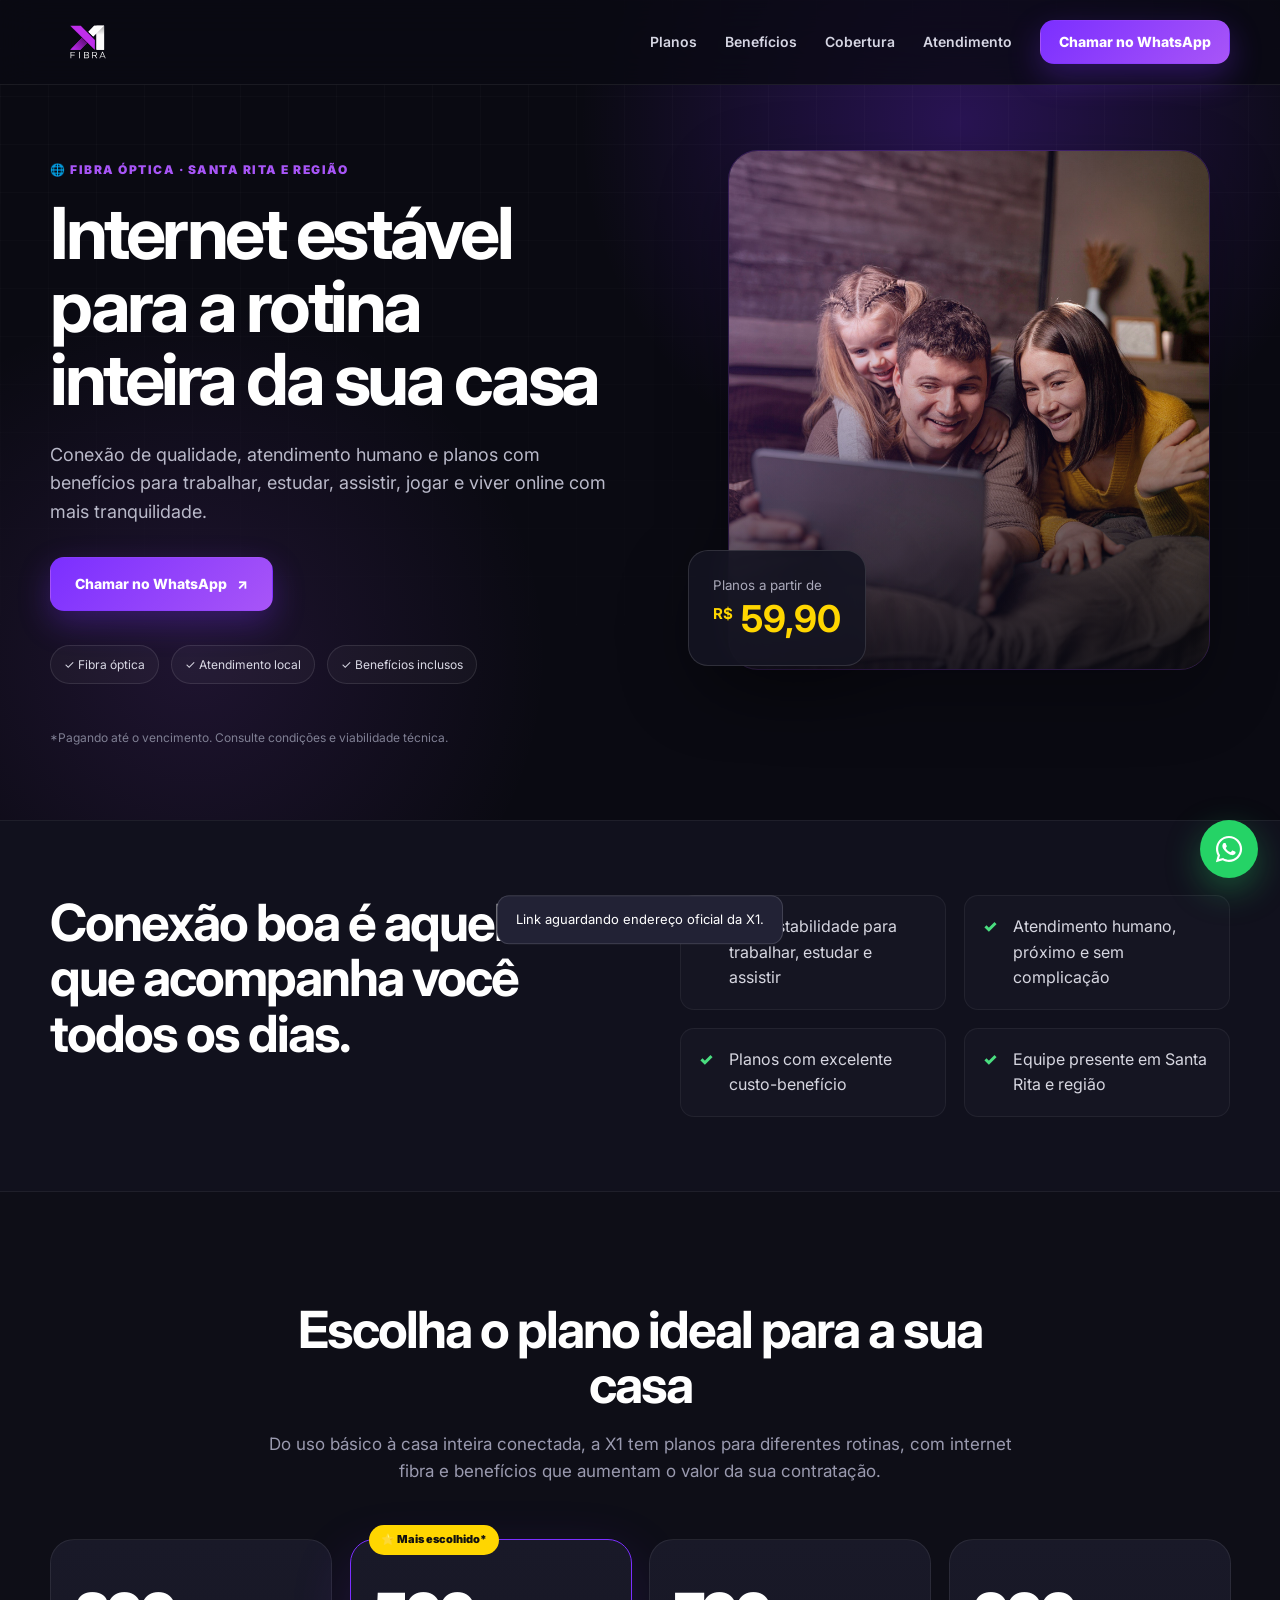
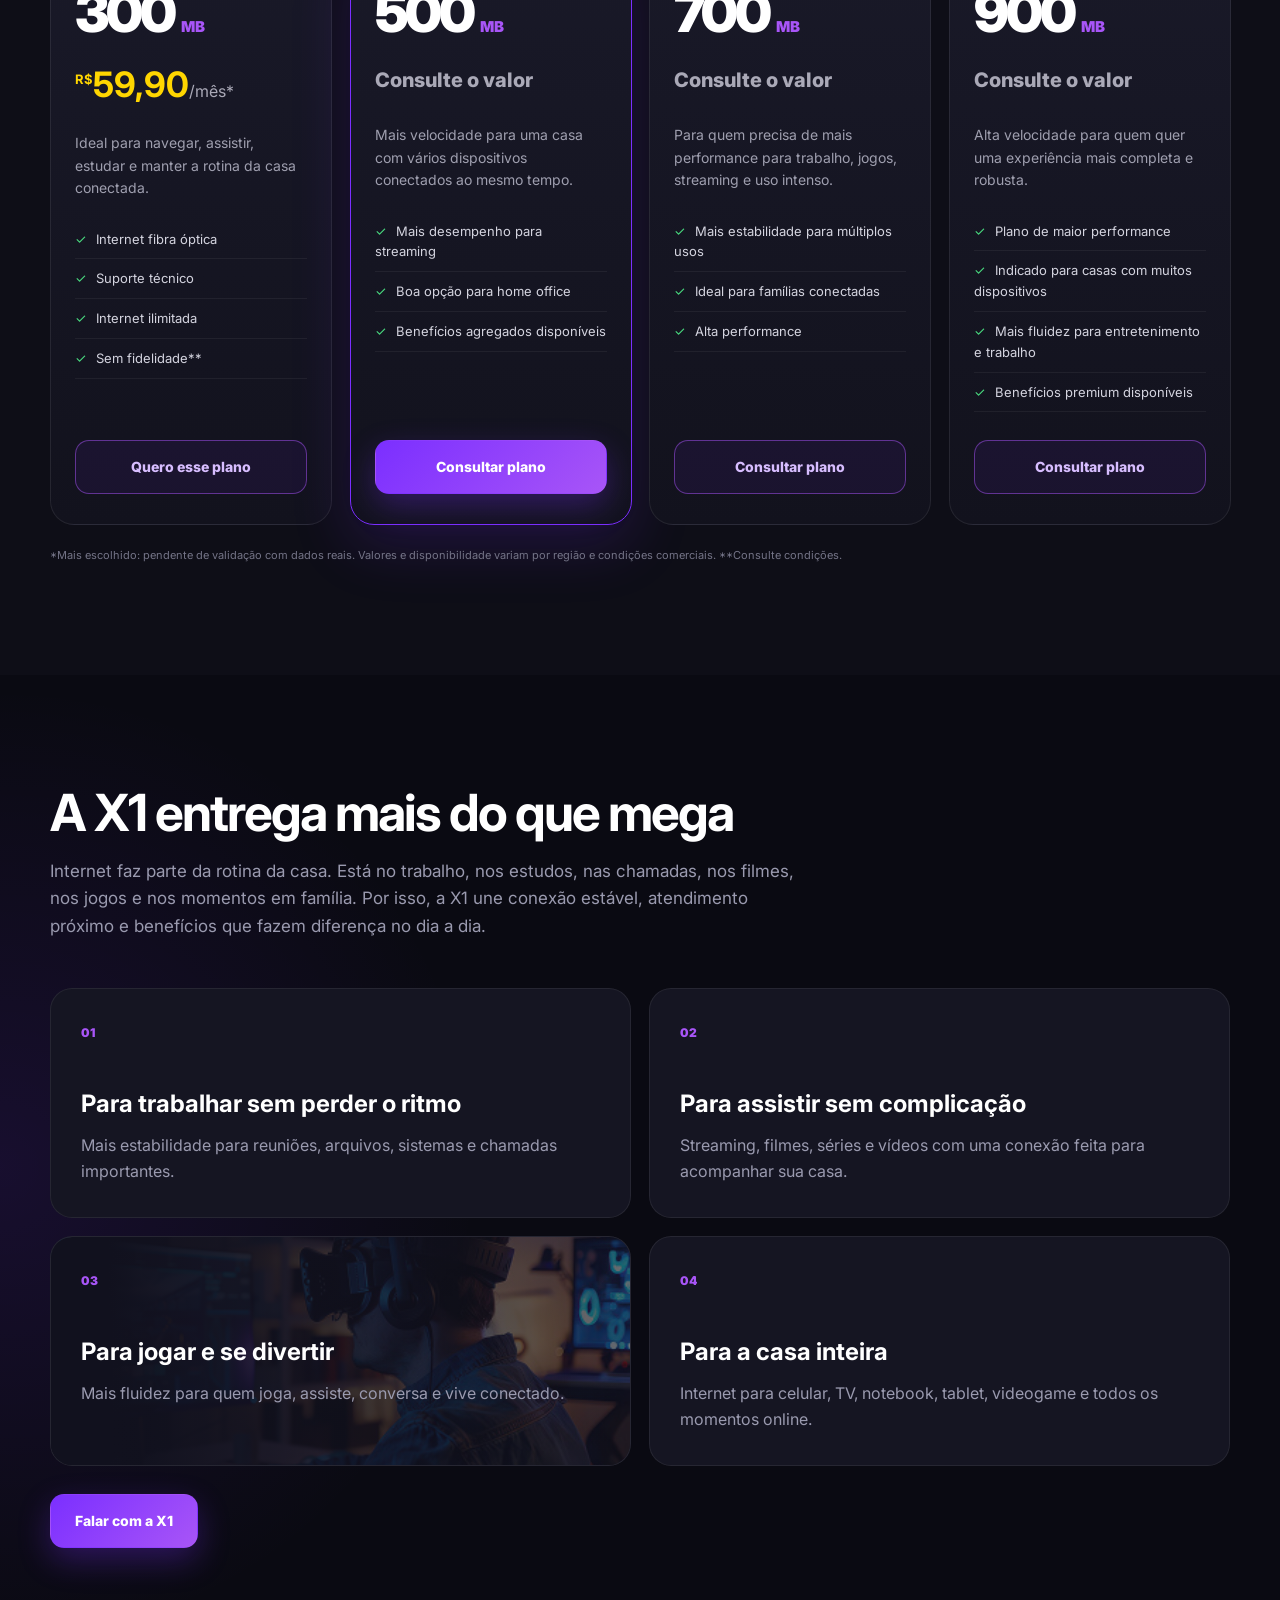
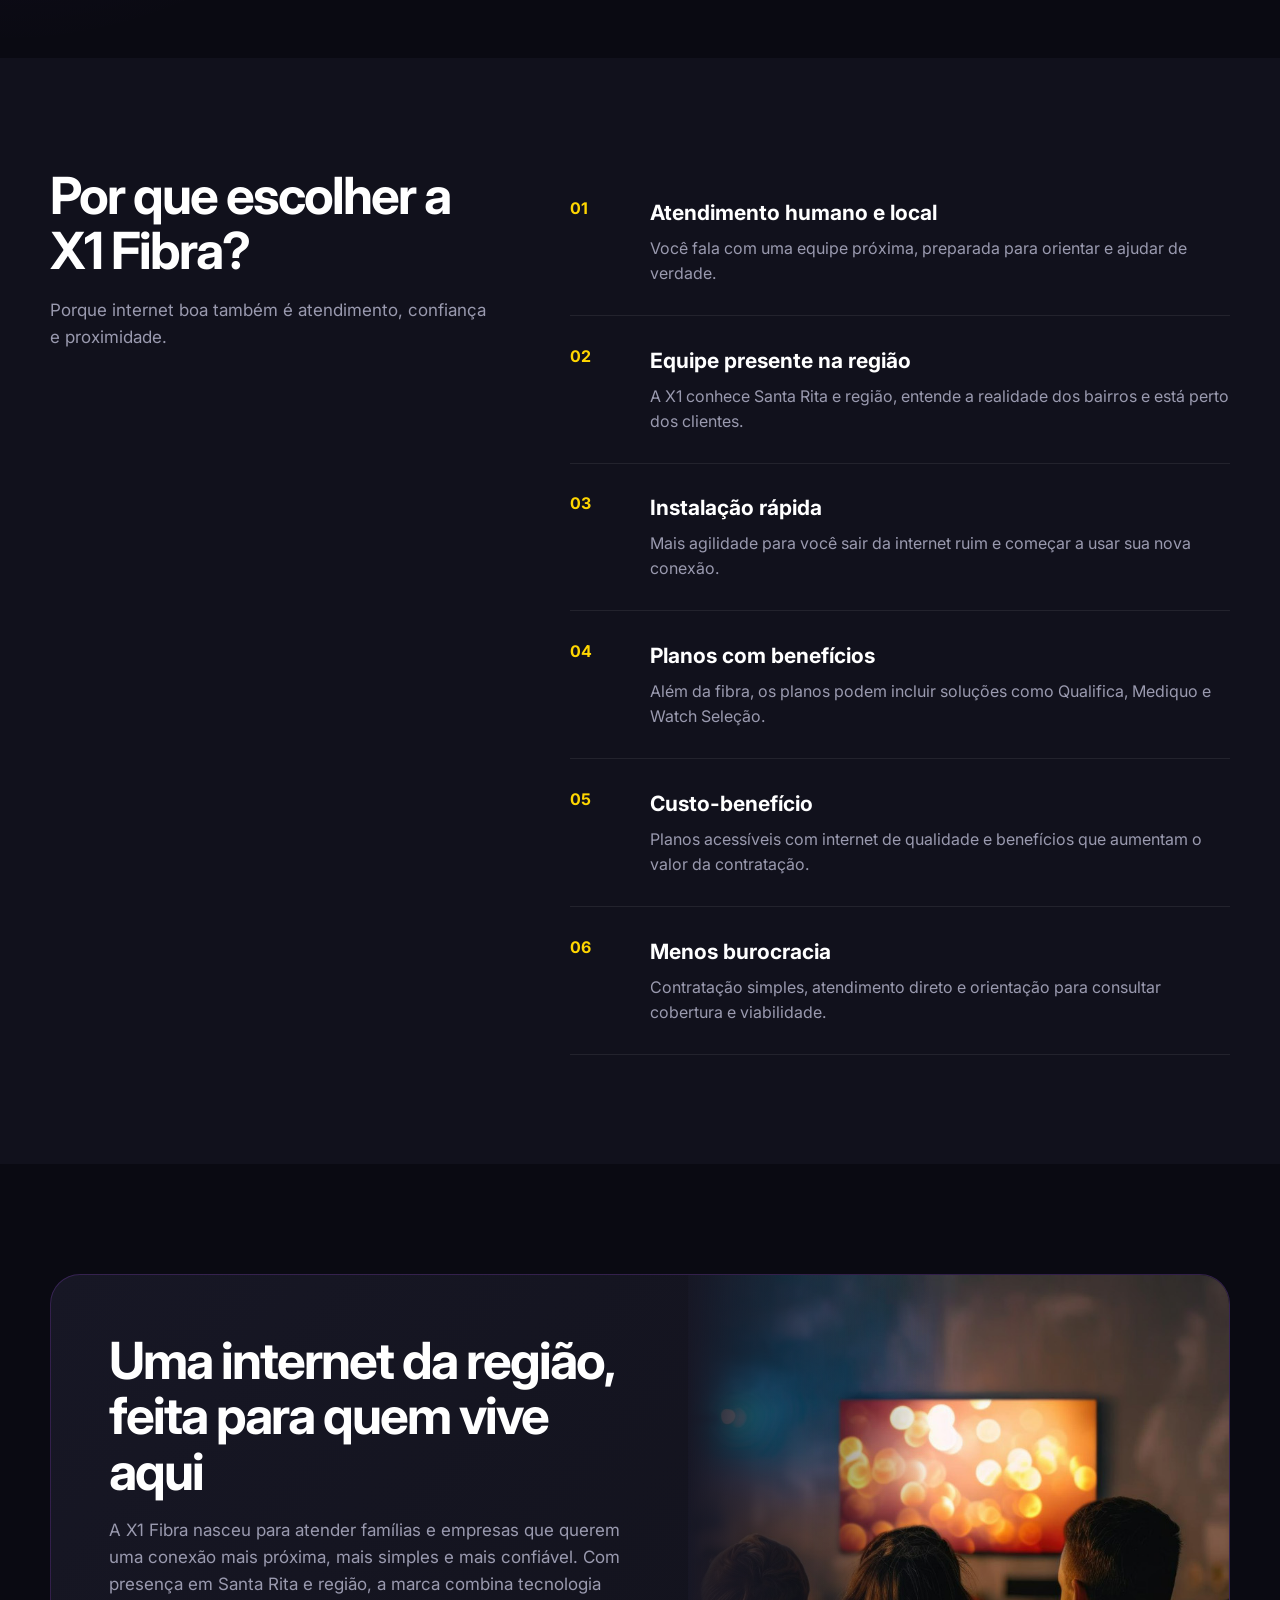
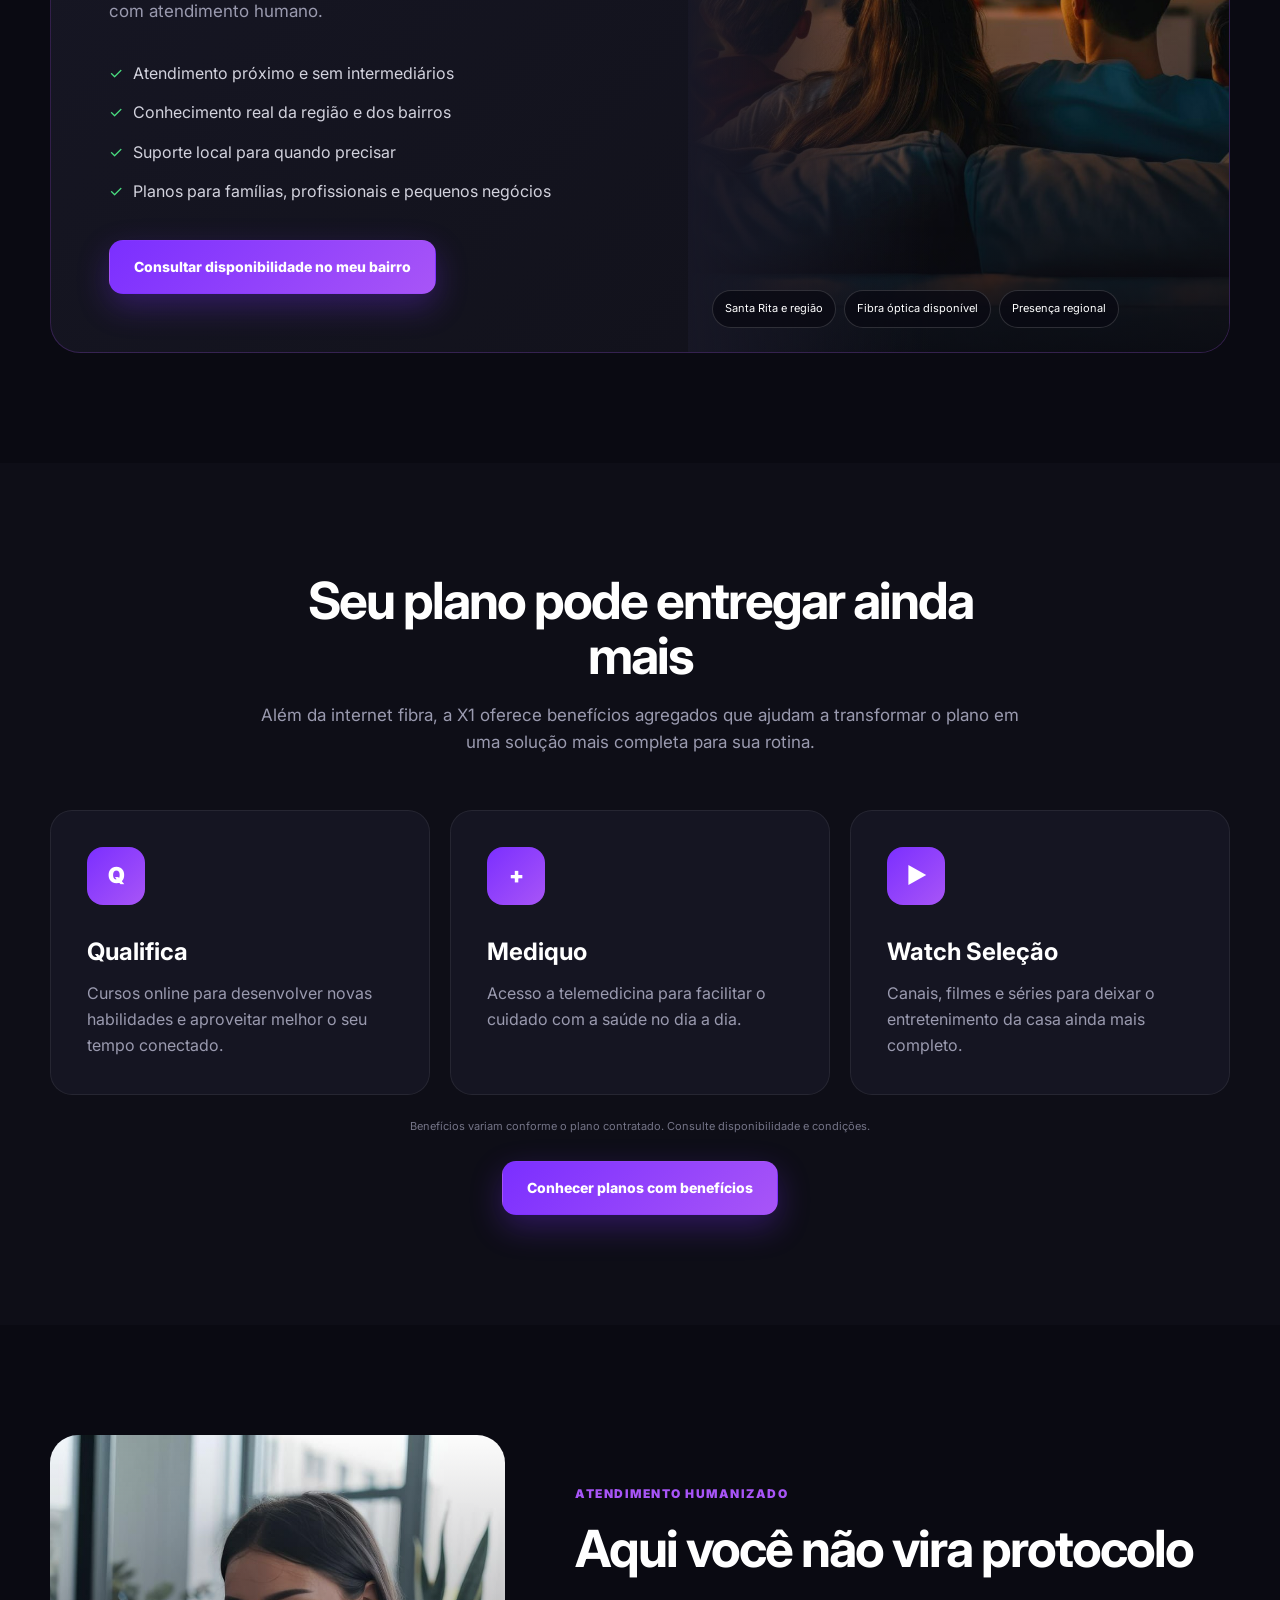
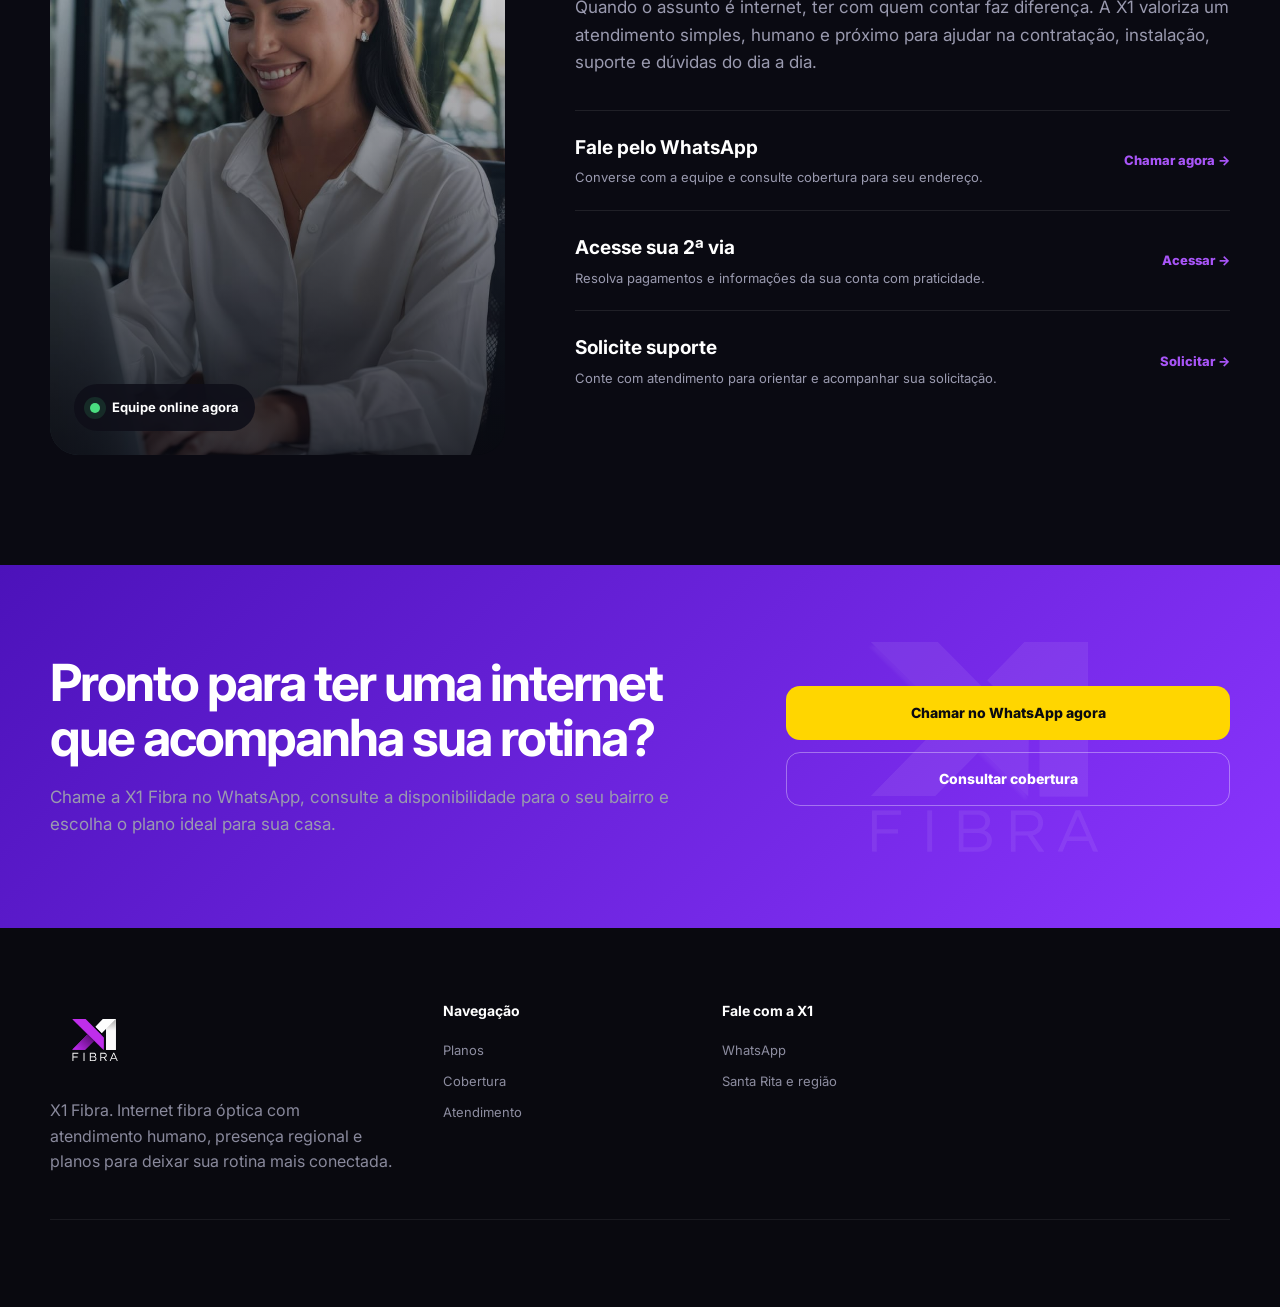
<file: Internet/index.html>
<!DOCTYPE html>

<html lang="pt-BR">
<head>
<meta charset="utf-8"/>
<meta content="width=device-width, initial-scale=1.0" name="viewport"/>
<meta content="#0A0A12" name="theme-color"/>
<meta content="X1 Fibra: internet fibra óptica com atendimento humano em Santa Rita e região." name="description"/>
<title>X1 Fibra | Internet para sua rotina</title>
<link href="https://fonts.googleapis.com" rel="preconnect"/>
<link crossorigin="" href="https://fonts.gstatic.com" rel="preconnect"/>
<link href="https://fonts.googleapis.com/css2?family=Inter:wght@400;500;600;700;800;900&amp;display=swap" rel="stylesheet"/>
<link href="/Internet/assets/style.css" rel="stylesheet"/>
</head>
<body class="is-loading">
<div aria-label="Carregando site" class="site-loader" role="status">
<div class="loader-glow"></div>
<img alt="X1 Fibra" class="loader-logo" src="/Internet/assets/logo-x1.svg"/>
<div class="loader-line"><span></span></div>
</div>
<header class="header" id="inicio">
<div class="container nav-wrap">
<a aria-label="X1 Fibra - início" class="brand" href="#inicio">
<img alt="Logo X1 Fibra" src="/Internet/assets/logo-x1.svg"/>
</a>
<button aria-expanded="false" aria-label="Abrir menu" class="menu-toggle"><span></span><span></span><span></span></button>
<nav aria-label="Navegação principal" class="nav">
<a href="#planos">Planos</a><a href="#beneficios">Benefícios</a><a href="#cobertura">Cobertura</a><a href="#atendimento">Atendimento</a>
</nav>
<a class="btn btn-small btn-primary desktop-cta" href="https://api.whatsapp.com/send/?phone=558331429609&amp;text=Ol%C3%A1+quero+mais+informa%C3%A7%C3%B5es&amp;type=phone_number&amp;app_absent=0" rel="noopener" target="_blank">Chamar no WhatsApp</a>
</div>
</header>
<main>
<section class="hero">
<div class="hero-orb orb-one"></div><div class="hero-orb orb-two"></div>
<div class="container hero-grid">
<div class="hero-copy reveal">
<div class="eyebrow">🌐 Fibra óptica · Santa Rita e região</div>
<h1>Internet estável para a rotina inteira da sua casa</h1>
<p class="lead">Conexão de qualidade, atendimento humano e planos com benefícios para trabalhar, estudar, assistir, jogar e viver online com mais tranquilidade.</p>
<div class="hero-actions"><a class="btn btn-primary" href="https://api.whatsapp.com/send/?phone=558331429609&amp;text=Ol%C3%A1+quero+mais+informa%C3%A7%C3%B5es&amp;type=phone_number&amp;app_absent=0" rel="noopener" target="_blank">Chamar no WhatsApp <span>↗</span></a></div>
<div class="quick-points"><span>✓ Fibra óptica</span><span>✓ Atendimento local</span><span>✓ Benefícios inclusos</span></div>
</div>
<div class="hero-visual reveal delay-1">
<div class="hero-photo"><img alt="Pessoa utilizando uma conexão de alta performance" src="/Internet/assets/hero-conexao.jpg"/><div class="photo-overlay"></div></div>
<div class="price-card floating-card"><small>Planos a partir de</small><strong><sup>R$</sup> 59,90</strong></div>
</div>
</div>
<div class="container hero-foot reveal"><p>*Pagando até o vencimento. Consulte condições e viabilidade técnica.</p></div>
</section>
<section class="intro-strip">
<div class="container intro-grid">
<div><h2>Conexão boa é aquela que acompanha você todos os dias.</h2></div>
<div class="check-list"><p>Mais estabilidade para trabalhar, estudar e assistir</p><p>Atendimento humano, próximo e sem complicação</p><p>Planos com excelente custo-benefício</p><p>Equipe presente em Santa Rita e região</p></div>
</div>
</section>
<section class="section plans" id="planos">
<div class="container">
<div class="section-heading centered reveal"><h2>Escolha o plano ideal para a sua casa</h2><p>Do uso básico à casa inteira conectada, a X1 tem planos para diferentes rotinas, com internet fibra e benefícios que aumentam o valor da sua contratação.</p></div>
<div class="plans-grid">
<article class="plan-card reveal"><div class="speed">300 <span>MB</span></div><div class="plan-price"><strong><sup>R$</sup>59,90</strong><span>/mês*</span></div><p>Ideal para navegar, assistir, estudar e manter a rotina da casa conectada.</p><ul><li>Internet fibra óptica</li><li>Suporte técnico</li><li>Internet ilimitada</li><li>Sem fidelidade**</li></ul><a class="btn btn-outline" href="https://api.whatsapp.com/send/?phone=558331429609&amp;text=Ol%C3%A1+quero+mais+informa%C3%A7%C3%B5es&amp;type=phone_number&amp;app_absent=0" rel="noopener" target="_blank">Quero esse plano</a></article>
<article class="plan-card featured reveal delay-1"><div class="popular">⭐ Mais escolhido*</div><div class="speed">500 <span>MB</span></div><div class="consult">Consulte o valor</div><p>Mais velocidade para uma casa com vários dispositivos conectados ao mesmo tempo.</p><ul><li>Mais desempenho para streaming</li><li>Boa opção para home office</li><li>Benefícios agregados disponíveis</li></ul><a class="btn btn-primary" href="https://api.whatsapp.com/send/?phone=558331429609&amp;text=Ol%C3%A1+quero+mais+informa%C3%A7%C3%B5es&amp;type=phone_number&amp;app_absent=0" rel="noopener" target="_blank">Consultar plano</a></article>
<article class="plan-card reveal delay-2"><div class="speed">700 <span>MB</span></div><div class="consult">Consulte o valor</div><p>Para quem precisa de mais performance para trabalho, jogos, streaming e uso intenso.</p><ul><li>Mais estabilidade para múltiplos usos</li><li>Ideal para famílias conectadas</li><li>Alta performance</li></ul><a class="btn btn-outline" href="https://api.whatsapp.com/send/?phone=558331429609&amp;text=Ol%C3%A1+quero+mais+informa%C3%A7%C3%B5es&amp;type=phone_number&amp;app_absent=0" rel="noopener" target="_blank">Consultar plano</a></article>
<article class="plan-card reveal delay-3"><div class="speed">900 <span>MB</span></div><div class="consult">Consulte o valor</div><p>Alta velocidade para quem quer uma experiência mais completa e robusta.</p><ul><li>Plano de maior performance</li><li>Indicado para casas com muitos dispositivos</li><li>Mais fluidez para entretenimento e trabalho</li><li>Benefícios premium disponíveis</li></ul><a class="btn btn-outline" href="https://api.whatsapp.com/send/?phone=558331429609&amp;text=Ol%C3%A1+quero+mais+informa%C3%A7%C3%B5es&amp;type=phone_number&amp;app_absent=0" rel="noopener" target="_blank">Consultar plano</a></article>
</div>
<p class="legal-note">*Mais escolhido: pendente de validação com dados reais. Valores e disponibilidade variam por região e condições comerciais. **Consulte condições.</p>
</div>
</section>
<section class="section lifestyle">
<div class="container">
<div class="section-heading reveal"><h2>A X1 entrega mais do que mega</h2><p>Internet faz parte da rotina da casa. Está no trabalho, nos estudos, nas chamadas, nos filmes, nos jogos e nos momentos em família. Por isso, a X1 une conexão estável, atendimento próximo e benefícios que fazem diferença no dia a dia.</p></div>
<div class="use-grid">
<article class="use-card reveal"><span>01</span><h3>Para trabalhar sem perder o ritmo</h3><p>Mais estabilidade para reuniões, arquivos, sistemas e chamadas importantes.</p></article>
<article class="use-card reveal delay-1"><span>02</span><h3>Para assistir sem complicação</h3><p>Streaming, filmes, séries e vídeos com uma conexão feita para acompanhar sua casa.</p></article>
<article class="use-card image-card reveal delay-2"><img alt="Pessoa jogando com conexão de alta performance" src="/Internet/assets/gamer.jpg"/><div><span>03</span><h3>Para jogar e se divertir</h3><p>Mais fluidez para quem joga, assiste, conversa e vive conectado.</p></div></article>
<article class="use-card reveal delay-3"><span>04</span><h3>Para a casa inteira</h3><p>Internet para celular, TV, notebook, tablet, videogame e todos os momentos online.</p></article>
</div>
<a class="btn btn-primary section-btn" href="https://api.whatsapp.com/send/?phone=558331429609&amp;text=Ol%C3%A1+quero+mais+informa%C3%A7%C3%B5es&amp;type=phone_number&amp;app_absent=0" rel="noopener" target="_blank">Falar com a X1</a>
</div>
</section>
<section class="section reasons">
<div class="container reasons-grid">
<div class="sticky-title reveal"><h2>Por que escolher a X1 Fibra?</h2><p>Porque internet boa também é atendimento, confiança e proximidade.</p></div>
<div class="reason-list">
<article class="reason reveal"><b>01</b><div><h3>Atendimento humano e local</h3><p>Você fala com uma equipe próxima, preparada para orientar e ajudar de verdade.</p></div></article>
<article class="reason reveal"><b>02</b><div><h3>Equipe presente na região</h3><p>A X1 conhece Santa Rita e região, entende a realidade dos bairros e está perto dos clientes.</p></div></article>
<article class="reason reveal"><b>03</b><div><h3>Instalação rápida</h3><p>Mais agilidade para você sair da internet ruim e começar a usar sua nova conexão.</p></div></article>
<article class="reason reveal"><b>04</b><div><h3>Planos com benefícios</h3><p>Além da fibra, os planos podem incluir soluções como Qualifica, Mediquo e Watch Seleção.</p></div></article>
<article class="reason reveal"><b>05</b><div><h3>Custo-benefício</h3><p>Planos acessíveis com internet de qualidade e benefícios que aumentam o valor da contratação.</p></div></article>
<article class="reason reveal"><b>06</b><div><h3>Menos burocracia</h3><p>Contratação simples, atendimento direto e orientação para consultar cobertura e viabilidade.</p></div></article>
</div>
</div>
</section>
<section class="section region" id="cobertura">
<div class="container region-card reveal">
<div class="region-content"><h2>Uma internet da região, feita para quem vive aqui</h2><p>A X1 Fibra nasceu para atender famílias e empresas que querem uma conexão mais próxima, mais simples e mais confiável. Com presença em Santa Rita e região, a marca combina tecnologia com atendimento humano.</p><ul><li>Atendimento próximo e sem intermediários</li><li>Conhecimento real da região e dos bairros</li><li>Suporte local para quando precisar</li><li>Planos para famílias, profissionais e pequenos negócios</li></ul><a class="btn btn-primary" href="https://api.whatsapp.com/send/?phone=558331429609&amp;text=Ol%C3%A1+quero+mais+informa%C3%A7%C3%B5es&amp;type=phone_number&amp;app_absent=0" rel="noopener" target="_blank">Consultar disponibilidade no meu bairro</a></div>
<div class="region-visual"><img alt="Pessoas conectadas em ambiente moderno" src="/Internet/assets/casa-conectada.jpg"/><div class="region-badges"><span>Santa Rita e região</span><span>Fibra óptica disponível</span><span>Presença regional</span></div></div>
</div>
</section>
<section class="section benefits" id="beneficios">
<div class="container">
<div class="section-heading centered reveal"><h2>Seu plano pode entregar ainda mais</h2><p>Além da internet fibra, a X1 oferece benefícios agregados que ajudam a transformar o plano em uma solução mais completa para sua rotina.</p></div>
<div class="benefit-grid"><article class="benefit-card reveal"><div class="benefit-icon">Q</div><h3>Qualifica</h3><p>Cursos online para desenvolver novas habilidades e aproveitar melhor o seu tempo conectado.</p></article><article class="benefit-card reveal delay-1"><div class="benefit-icon">+</div><h3>Mediquo</h3><p>Acesso a telemedicina para facilitar o cuidado com a saúde no dia a dia.</p></article><article class="benefit-card reveal delay-2"><div class="benefit-icon">▶</div><h3>Watch Seleção</h3><p>Canais, filmes e séries para deixar o entretenimento da casa ainda mais completo.</p></article></div>
<p class="legal-note centered-note">Benefícios variam conforme o plano contratado. Consulte disponibilidade e condições.</p><div class="center"><a class="btn btn-primary" href="https://api.whatsapp.com/send/?phone=558331429609&amp;text=Ol%C3%A1+quero+mais+informa%C3%A7%C3%B5es&amp;type=phone_number&amp;app_absent=0" rel="noopener" target="_blank">Conhecer planos com benefícios</a></div>
</div>
</section>
<section class="section support" id="atendimento">
<div class="container support-grid">
<div class="support-image reveal"><img alt="Atendimento próximo da X1 Fibra" src="/Internet/assets/atendimento.jpg"/><div class="online-badge"><i></i> Equipe online agora</div></div>
<div class="support-content reveal delay-1"><div class="support-highlight">Atendimento humanizado</div><h2>Aqui você não vira protocolo</h2><p>Quando o assunto é internet, ter com quem contar faz diferença. A X1 valoriza um atendimento simples, humano e próximo para ajudar na contratação, instalação, suporte e dúvidas do dia a dia.</p>
<div class="support-options"><article><div><h3>Fale pelo WhatsApp</h3><p>Converse com a equipe e consulte cobertura para seu endereço.</p></div><a href="https://api.whatsapp.com/send/?phone=558331429609&amp;text=Ol%C3%A1+quero+mais+informa%C3%A7%C3%B5es&amp;type=phone_number&amp;app_absent=0" rel="noopener" target="_blank">Chamar agora →</a></article><article><div><h3>Acesse sua 2ª via</h3><p>Resolva pagamentos e informações da sua conta com praticidade.</p></div><a href="https://api.whatsapp.com/send/?phone=558331429609&amp;text=Ol%C3%A1+quero+mais+informa%C3%A7%C3%B5es&amp;type=phone_number&amp;app_absent=0" rel="noopener" target="_blank">Acessar →</a></article><article><div><h3>Solicite suporte</h3><p>Conte com atendimento para orientar e acompanhar sua solicitação.</p></div><a href="https://api.whatsapp.com/send/?phone=558331429609&amp;text=Ol%C3%A1+quero+mais+informa%C3%A7%C3%B5es&amp;type=phone_number&amp;app_absent=0" rel="noopener" target="_blank">Solicitar →</a></article></div>
</div>
</div>
</section>
<section class="final-cta">
<div class="container final-inner reveal"><div><h2>Pronto para ter uma internet que acompanha sua rotina?</h2><p>Chame a X1 Fibra no WhatsApp, consulte a disponibilidade para o seu bairro e escolha o plano ideal para sua casa.</p></div><div class="cta-actions"><a class="btn btn-yellow" href="https://api.whatsapp.com/send/?phone=558331429609&amp;text=Ol%C3%A1+quero+mais+informa%C3%A7%C3%B5es&amp;type=phone_number&amp;app_absent=0" rel="noopener" target="_blank">Chamar no WhatsApp agora</a><a class="btn btn-light-outline" href="https://api.whatsapp.com/send/?phone=558331429609&amp;text=Ol%C3%A1+quero+mais+informa%C3%A7%C3%B5es&amp;type=phone_number&amp;app_absent=0" rel="noopener" target="_blank">Consultar cobertura</a></div></div>
</section>
</main>
<footer class="footer"><div class="container footer-grid"><div class="footer-brand"><img alt="X1 Fibra" src="/Internet/assets/logo-x1.svg"/><p>X1 Fibra. Internet fibra óptica com atendimento humano, presença regional e planos para deixar sua rotina mais conectada.</p></div><div><h3>Navegação</h3><a href="#planos">Planos</a><a href="#cobertura">Cobertura</a><a href="#atendimento">Atendimento</a></div><div><h3>Fale com a X1</h3><a href="https://api.whatsapp.com/send/?phone=558331429609&amp;text=Ol%C3%A1+quero+mais+informa%C3%A7%C3%B5es&amp;type=phone_number&amp;app_absent=0" rel="noopener" target="_blank">WhatsApp</a><span>Santa Rita e região</span></div></div><div class="container footer-bottom"><span>© 2026 X1 Fibra. Todos os direitos reservados.</span><a href="#inicio">Voltar ao topo ↑</a></div></footer>
<a aria-label="Chamar a X1 no WhatsApp" class="whatsapp-float" href="https://api.whatsapp.com/send/?phone=558331429609&amp;text=Ol%C3%A1+quero+mais+informa%C3%A7%C3%B5es&amp;type=phone_number&amp;app_absent=0" rel="noopener" target="_blank">
<svg aria-hidden="true" class="whatsapp-icon" focusable="false" viewbox="0 0 448 512">
<path d="M380.9 97.1C339 55.1 283.2 32 223.9 32c-122.4 0-222 99.6-222 222 0 39.1 10.2 77.3 29.6 111L0 480l117.7-30.9c32.4 17.7 68.9 27 106 27h.1c122.3 0 224.1-99.6 224.1-222 0-59.3-25.2-115-67-157zm-157 341.6c-33.2 0-65.7-8.9-94-25.7l-6.7-4-69.8 18.3 18.6-68-4.4-7c-18.5-29.4-28.2-63.4-28.2-98.2 0-101.7 82.8-184.5 184.6-184.5 49.3 0 95.6 19.2 130.4 54.1 34.8 34.9 56.2 81.2 56.1 130.5 0 101.8-84.9 184.5-186.6 184.5zm101.2-138.2c-5.5-2.8-32.8-16.1-37.9-18-5.1-1.9-8.8-2.8-12.5 2.8-3.7 5.6-14.3 18-17.6 21.8-3.2 3.7-6.5 4.2-12 1.4-32.6-16.3-54-29.1-75.5-66-5.7-9.8 5.7-9.1 16.3-30.3 1.8-3.7.9-6.9-.5-9.7-1.4-2.8-12.5-30.1-17.1-41.2-4.5-10.8-9.1-9.3-12.5-9.5-3.2-.2-6.9-.2-10.6-.2-3.7 0-9.7 1.4-14.8 6.9-5.1 5.6-19.4 19-19.4 46.3 0 27.3 19.9 53.7 22.6 57.4 2.8 3.7 39.1 59.7 94.8 83.7 35.2 15.2 49 16.5 66.6 13.9 10.7-1.6 32.8-13.4 37.4-26.4 4.6-13 4.6-24.1 3.2-26.4-1.3-2.5-5-3.8-10.5-6.6z" fill="currentColor"></path>
</svg>
</a>
<div class="pending-toast" role="status">Link aguardando endereço oficial da X1.</div>
<script src="/Internet/assets/script.js"></script>
</body>
</html>
</file>
<file: Internet/assets/style.css>
:root{--purple:#7B2FFF;--yellow:#FFD600;--light-purple:#A855F7;--white:#fff;--dark:#0A0A12;--panel:#151522;--panel2:#1c1c2d;--muted:#9a9aaf;--green:#4ADE80;--border:rgba(168,85,247,.22);--shadow:0 24px 70px rgba(0,0,0,.28)}*{box-sizing:border-box;margin:0;padding:0}html{scroll-behavior:smooth}body{font-family:Inter,Arial,sans-serif;background:var(--dark);color:var(--white);line-height:1.6;overflow-x:hidden}img{display:block;max-width:100%}a{text-decoration:none;color:inherit}.container{width:min(1180px,calc(100% - 40px));margin:auto}.header{position:fixed;inset:0 0 auto;z-index:99;background:rgba(10,10,18,.78);border-bottom:1px solid rgba(255,255,255,.07);backdrop-filter:blur(18px)}.nav-wrap{height:84px;display:flex;align-items:center;gap:28px}.brand img{width:76px;height:62px;object-fit:contain}.nav{margin-left:auto;display:flex;gap:28px}.nav a{font-size:14px;font-weight:600;color:#d6d6e3;transition:.25s}.nav a:hover{color:var(--light-purple)}.btn{display:inline-flex;align-items:center;justify-content:center;gap:10px;min-height:54px;padding:0 24px;border-radius:14px;font-weight:800;font-size:14px;border:1px solid transparent;transition:.25s;cursor:pointer}.btn:hover{transform:translateY(-2px)}.btn-small{min-height:44px;padding:0 18px}.btn-primary{background:linear-gradient(135deg,var(--purple),var(--light-purple));box-shadow:0 12px 32px rgba(123,47,255,.3)}.btn-yellow{background:var(--yellow);color:#0b0b10}.btn-outline{border-color:rgba(168,85,247,.5);color:#d7bdff;background:rgba(123,47,255,.08)}.btn-light-outline{border-color:rgba(255,255,255,.35)}.menu-toggle{display:none;background:none;border:0;width:38px}.menu-toggle span{display:block;height:2px;background:white;margin:6px}.hero{min-height:820px;padding:150px 0 48px;position:relative;background:radial-gradient(circle at 75% 15%,rgba(123,47,255,.28),transparent 32%),radial-gradient(circle at 15% 80%,rgba(168,85,247,.13),transparent 28%)}.hero:before{content:"";position:absolute;inset:0;background-image:linear-gradient(rgba(255,255,255,.025) 1px,transparent 1px),linear-gradient(90deg,rgba(255,255,255,.025) 1px,transparent 1px);background-size:48px 48px;mask-image:linear-gradient(to bottom,black,transparent)}.hero-grid{position:relative;display:grid;grid-template-columns:1.02fr .98fr;gap:74px;align-items:center}.eyebrow,.section-kicker{display:inline-flex;color:var(--light-purple);font-size:12px;font-weight:900;text-transform:uppercase;letter-spacing:1.5px;margin-bottom:18px}.hero h1{font-size:clamp(48px,5.6vw,76px);line-height:1.02;letter-spacing:-3.5px;max-width:690px}.lead{font-size:18px;color:#b9b9c9;max-width:650px;margin:24px 0 30px}.hero-actions{display:flex;align-items:center;gap:24px}.text-link{font-weight:700;color:#c8c8d6}.quick-points{display:flex;flex-wrap:wrap;gap:12px;margin-top:34px}.quick-points span{padding:9px 13px;border:1px solid rgba(255,255,255,.1);border-radius:999px;background:rgba(255,255,255,.035);font-size:12px;color:#dad9e5}.hero-visual{position:relative;min-height:540px}.hero-photo{position:absolute;inset:0 20px 20px 40px;border-radius:30px;overflow:hidden;border:1px solid var(--border);box-shadow:var(--shadow)}.hero-photo img{width:100%;height:100%;object-fit:cover}.photo-overlay{position:absolute;inset:0;background:linear-gradient(180deg,transparent 35%,rgba(10,10,18,.85)),linear-gradient(90deg,rgba(123,47,255,.22),transparent)}.floating-card{position:absolute;background:rgba(20,20,34,.9);border:1px solid rgba(255,255,255,.12);backdrop-filter:blur(18px);box-shadow:var(--shadow)}.price-card{left:0;bottom:24px;padding:24px;border-radius:20px}.price-card small,.price-card span{display:block;color:#aaa9ba}.price-card strong{display:block;font-size:37px;color:var(--yellow);line-height:1.2}.price-card sup{font-size:15px}.status-card{right:0;top:52px;border-radius:16px;padding:15px 18px;display:flex;gap:12px;align-items:center}.status-card i,.online-badge i{width:10px;height:10px;background:var(--green);border-radius:50%;box-shadow:0 0 0 6px rgba(74,222,128,.13)}.status-card small{display:block;color:#9d9cad}.hero-foot{position:relative;margin-top:38px;color:#7f7f93;font-size:12px}.intro-strip{padding:74px 0;background:#11111d;border-block:1px solid rgba(255,255,255,.06)}.intro-grid{display:grid;grid-template-columns:1fr 1fr;gap:80px;align-items:start}.intro-grid h2,.section-heading h2,.sticky-title h2,.region h2,.support h2,.final-cta h2{font-size:clamp(34px,4vw,54px);line-height:1.08;letter-spacing:-2px}.check-list{display:grid;grid-template-columns:1fr 1fr;gap:18px}.check-list p{padding:18px 18px 18px 48px;background:var(--panel);border:1px solid rgba(255,255,255,.06);border-radius:14px;position:relative;color:#d6d6e0}.check-list p:before{content:"✓";position:absolute;left:18px;color:var(--green);font-weight:900}.section{padding:110px 0}.section-heading{max-width:760px;margin-bottom:48px}.section-heading.centered{text-align:center;margin:0 auto 54px}.section-heading p,.sticky-title p,.region-content>p,.support-content>p,.final-cta p{color:var(--muted);font-size:17px;margin-top:18px}.plans{background:#0e0e17}.plans-grid{display:grid;grid-template-columns:repeat(4,1fr);gap:18px}.plan-card{position:relative;background:linear-gradient(180deg,#191928,#12121d);border:1px solid rgba(255,255,255,.08);border-radius:24px;padding:30px 24px;display:flex;flex-direction:column;min-height:560px;transition:.25s}.plan-card:hover{transform:translateY(-6px);border-color:rgba(168,85,247,.48)}.plan-card.featured{border-color:var(--purple);box-shadow:0 20px 60px rgba(123,47,255,.17)}.popular{position:absolute;top:-15px;left:18px;background:var(--yellow);color:#111;padding:6px 12px;border-radius:999px;font-size:11px;font-weight:900}.speed{font-size:54px;font-weight:900;letter-spacing:-3px;color:white}.speed span{font-size:15px;color:var(--light-purple);letter-spacing:0}.plan-price strong{font-size:35px;color:var(--yellow)}.plan-price sup{font-size:13px}.plan-price span,.consult{color:#aaa9b7}.consult{font-size:20px;font-weight:800;margin:8px 0}.plan-card>p{color:#9f9faf;font-size:14px;margin:20px 0}.plan-card ul{list-style:none;margin-bottom:28px}.plan-card li{font-size:13px;color:#d4d4df;padding:9px 0;border-bottom:1px solid rgba(255,255,255,.055)}.plan-card li:before{content:"✓";color:var(--green);margin-right:9px}.plan-card .btn{margin-top:auto}.legal-note{font-size:11px;color:#747487;margin-top:22px}.lifestyle{background:radial-gradient(circle at 0 50%,rgba(123,47,255,.12),transparent 35%)}.use-grid{display:grid;grid-template-columns:repeat(2,1fr);gap:18px}.use-card{min-height:230px;padding:30px;border-radius:22px;background:var(--panel);border:1px solid rgba(255,255,255,.07);position:relative;overflow:hidden}.use-card>span,.image-card div>span{color:var(--light-purple);font-weight:900;font-size:12px}.use-card h3{font-size:24px;margin:40px 0 10px;max-width:390px}.use-card p{color:var(--muted)}.image-card{padding:0}.image-card img{position:absolute;inset:0;width:100%;height:100%;object-fit:cover;opacity:.38}.image-card:after{content:"";position:absolute;inset:0;background:linear-gradient(90deg,#11111e 10%,transparent)}.image-card div{position:relative;z-index:2;padding:30px}.section-btn{margin-top:28px}.reasons{background:#11111c}.reasons-grid{display:grid;grid-template-columns:.8fr 1.2fr;gap:80px}.sticky-title{position:sticky;top:125px;height:max-content}.reason{display:grid;grid-template-columns:60px 1fr;gap:20px;padding:28px 0;border-bottom:1px solid rgba(255,255,255,.08)}.reason b{color:var(--yellow)}.reason h3{font-size:21px;margin-bottom:6px}.reason p{color:var(--muted)}.region-card{display:grid;grid-template-columns:1fr .85fr;background:linear-gradient(135deg,#171725,#101018);border:1px solid var(--border);border-radius:30px;overflow:hidden}.region-content{padding:58px}.region-content ul{list-style:none;margin:28px 0}.region-content li{padding:7px 0;color:#d2d2dd}.region-content li:before{content:"✓";color:var(--green);margin-right:10px}.region-visual{position:relative;min-height:560px}.region-visual img{width:100%;height:100%;object-fit:cover}.region-visual:after{content:"";position:absolute;inset:0;background:linear-gradient(90deg,#171725,transparent 45%),linear-gradient(0deg,rgba(10,10,18,.8),transparent 50%)}.region-badges{position:absolute;z-index:2;left:24px;right:24px;bottom:24px;display:flex;flex-wrap:wrap;gap:8px}.region-badges span{padding:9px 12px;border-radius:999px;background:rgba(10,10,18,.78);border:1px solid rgba(255,255,255,.15);font-size:11px}.benefits{background:#0e0e17}.benefit-grid{display:grid;grid-template-columns:repeat(3,1fr);gap:20px}.benefit-card{padding:36px;background:var(--panel);border:1px solid rgba(255,255,255,.07);border-radius:22px}.benefit-icon{width:58px;height:58px;border-radius:16px;background:linear-gradient(135deg,var(--purple),var(--light-purple));display:grid;place-items:center;font-size:22px;font-weight:900;margin-bottom:28px}.benefit-card h3{font-size:24px;margin-bottom:10px}.benefit-card p{color:var(--muted)}.centered-note{text-align:center}.center{text-align:center;margin-top:26px}.support-grid{display:grid;grid-template-columns:.82fr 1.18fr;gap:70px;align-items:center}.support-image{height:620px;position:relative;border-radius:28px;overflow:hidden}.support-image img{width:100%;height:100%;object-fit:cover}.support-image:after{content:"";position:absolute;inset:0;background:linear-gradient(0deg,rgba(10,10,18,.8),transparent)}.online-badge{position:absolute;z-index:2;left:24px;bottom:24px;background:rgba(15,15,25,.9);padding:13px 16px;border-radius:999px;display:flex;gap:12px;align-items:center;font-weight:700;font-size:13px}.support-options{margin-top:34px}.support-options article{padding:22px 0;border-top:1px solid rgba(255,255,255,.09);display:flex;gap:20px;align-items:center;justify-content:space-between}.support-options h3{font-size:19px}.support-options p{color:var(--muted);font-size:13px;margin-top:4px}.support-options a{white-space:nowrap;color:var(--light-purple);font-weight:800;font-size:13px}.final-cta{padding:90px 0;background:linear-gradient(135deg,#4c12ba,#8b35ff);position:relative;overflow:hidden}.final-cta:after{content:"";position:absolute;right:-5%;top:50%;width:min(720px,72vw);height:110%;transform:translateY(-50%);background:url("logo-x1.svg") center/contain no-repeat;opacity:.07;filter:brightness(0) invert(1);pointer-events:none}.final-inner{position:relative;z-index:2;display:grid;grid-template-columns:1.2fr .8fr;gap:70px;align-items:center}.cta-actions{display:flex;flex-direction:column;gap:12px}.footer{padding:72px 0 24px;background:#09090f}.footer-grid{display:grid;grid-template-columns:1.5fr repeat(3,1fr);gap:50px}.footer-brand img{width:90px;height:80px;object-fit:contain;margin-bottom:18px}.footer-brand p{color:#89899c;max-width:360px}.footer h3{font-size:14px;margin-bottom:18px}.footer a,.footer span{display:block;color:#8d8da0;font-size:13px;margin:10px 0}.footer a:hover{color:white}.footer-bottom{border-top:1px solid rgba(255,255,255,.07);margin-top:44px;padding-top:22px;display:flex;justify-content:space-between}.whatsapp-float{position:fixed;z-index:90;right:22px;bottom:22px;width:58px;height:58px;border-radius:50%;display:grid;place-items:center;background:#25D366;color:#fff;box-shadow:0 12px 35px rgba(37,211,102,.34);transition:transform .25s,box-shadow .25s}.whatsapp-float:hover{transform:translateY(-3px) scale(1.04);box-shadow:0 16px 40px rgba(37,211,102,.42)}.whatsapp-icon{width:30px;height:30px;display:block}.pending-toast{position:fixed;left:50%;bottom:24px;transform:translate(-50%,140%);background:#222235;border:1px solid rgba(255,255,255,.14);padding:13px 18px;border-radius:12px;z-index:120;transition:.3s;font-size:13px}.pending-toast.show{transform:translate(-50%,0)}.reveal{opacity:0;transform:translateY(28px);transition:opacity .7s,transform .7s}.reveal.visible{opacity:1;transform:none}.delay-1{transition-delay:.1s}.delay-2{transition-delay:.2s}.delay-3{transition-delay:.3s}@media(max-width:980px){.desktop-cta{display:none}.nav{position:fixed;top:84px;left:20px;right:20px;background:#171724;border:1px solid rgba(255,255,255,.09);border-radius:18px;padding:20px;display:none;flex-direction:column;margin:0}.nav.open{display:flex}.menu-toggle{display:block;margin-left:auto}.hero-grid,.intro-grid,.reasons-grid,.region-card,.support-grid,.final-inner{grid-template-columns:1fr}.hero-visual{min-height:480px}.plans-grid{grid-template-columns:repeat(2,1fr)}.sticky-title{position:static}.support-image{height:480px}.footer-grid{grid-template-columns:repeat(2,1fr)}}@media(max-width:640px){.container{width:min(100% - 28px,1180px)}.header .nav-wrap{height:72px}.brand img{width:62px;height:52px}.nav{top:72px}.hero{padding-top:120px;min-height:auto}.hero h1{font-size:43px;letter-spacing:-2px}.lead{font-size:16px}.hero-actions{align-items:stretch;flex-direction:column}.text-link{text-align:center}.quick-points{gap:7px}.hero-visual{min-height:390px;margin-top:12px}.hero-photo{inset:0 0 20px 15px}.price-card{padding:16px;left:0}.price-card strong{font-size:29px}.status-card{right:-4px;top:28px}.intro-grid{gap:35px}.check-list{grid-template-columns:1fr}.section{padding:78px 0}.plans-grid,.use-grid,.benefit-grid,.footer-grid{grid-template-columns:1fr}.plan-card{min-height:auto}.region-content{padding:34px 24px}.region-visual{min-height:390px}.support-image{height:400px}.support-options article{align-items:flex-start;flex-direction:column}.final-inner{gap:30px}.footer-bottom{flex-direction:column}.section-heading h2,.sticky-title h2,.region h2,.support h2,.final-cta h2,.intro-grid h2{font-size:36px}.reveal{transition-delay:0s!important}}


/* Carregamento inicial e animações de entrada */
body.is-loading{overflow:hidden}
.site-loader{position:fixed;inset:0;z-index:9999;display:grid;place-items:center;background:#090910;transition:opacity .42s ease,visibility .42s ease;overflow:hidden}
.site-loader.is-hidden{opacity:0;visibility:hidden;pointer-events:none}
.loader-glow{position:absolute;width:320px;height:320px;border-radius:50%;background:radial-gradient(circle,rgba(123,47,255,.30),rgba(123,47,255,0) 68%);animation:loaderGlow 1.05s ease-in-out infinite alternate}
.loader-logo{position:relative;z-index:2;width:min(190px,46vw);height:auto;filter:drop-shadow(0 0 22px rgba(123,47,255,.35));animation:loaderLogo .72s cubic-bezier(.22,1,.36,1) both}
.loader-line{position:absolute;left:50%;top:calc(50% + 88px);transform:translateX(-50%);width:150px;height:3px;border-radius:999px;background:rgba(255,255,255,.10);overflow:hidden}
.loader-line span{display:block;width:45%;height:100%;border-radius:inherit;background:linear-gradient(90deg,var(--purple),var(--light-purple),var(--yellow));animation:loaderLine .78s ease-in-out infinite}
@keyframes loaderLogo{0%{opacity:0;transform:scale(.82) translateY(10px)}100%{opacity:1;transform:scale(1) translateY(0)}}
@keyframes loaderGlow{from{transform:scale(.88);opacity:.55}to{transform:scale(1.12);opacity:1}}
@keyframes loaderLine{0%{transform:translateX(-110%)}100%{transform:translateX(330%)}}
.reveal{opacity:0;transform:translate3d(0,32px,0) scale(.985);filter:blur(3px);transition:opacity .75s cubic-bezier(.22,1,.36,1),transform .75s cubic-bezier(.22,1,.36,1),filter .75s ease;transition-delay:var(--reveal-delay,0s);will-change:opacity,transform,filter}
.reveal.visible{opacity:1;transform:translate3d(0,0,0) scale(1);filter:blur(0)}
.reveal.from-left{transform:translate3d(-34px,0,0) scale(.985)}
.reveal.from-right{transform:translate3d(34px,0,0) scale(.985)}
.reveal.from-left.visible,.reveal.from-right.visible{transform:translate3d(0,0,0) scale(1)}
@media (prefers-reduced-motion:reduce){.site-loader,.loader-logo,.loader-glow,.loader-line span,.reveal{animation:none!important;transition:none!important}.reveal{opacity:1!important;transform:none!important;filter:none!important}}

/* Refinamentos V05 */
.support-highlight{display:inline-flex;margin-bottom:18px;color:var(--light-purple);font-size:12px;font-weight:900;text-transform:uppercase;letter-spacing:1.5px}.plan-card,.use-card,.benefit-card,.region-card,.support-options article{backdrop-filter:blur(10px)}.btn{position:relative;overflow:hidden}.btn:after{content:"";position:absolute;inset:-2px;transform:translateX(-120%);background:linear-gradient(100deg,transparent,rgba(255,255,255,.18),transparent);transition:transform .55s}.btn:hover:after{transform:translateX(120%)}
</file>
